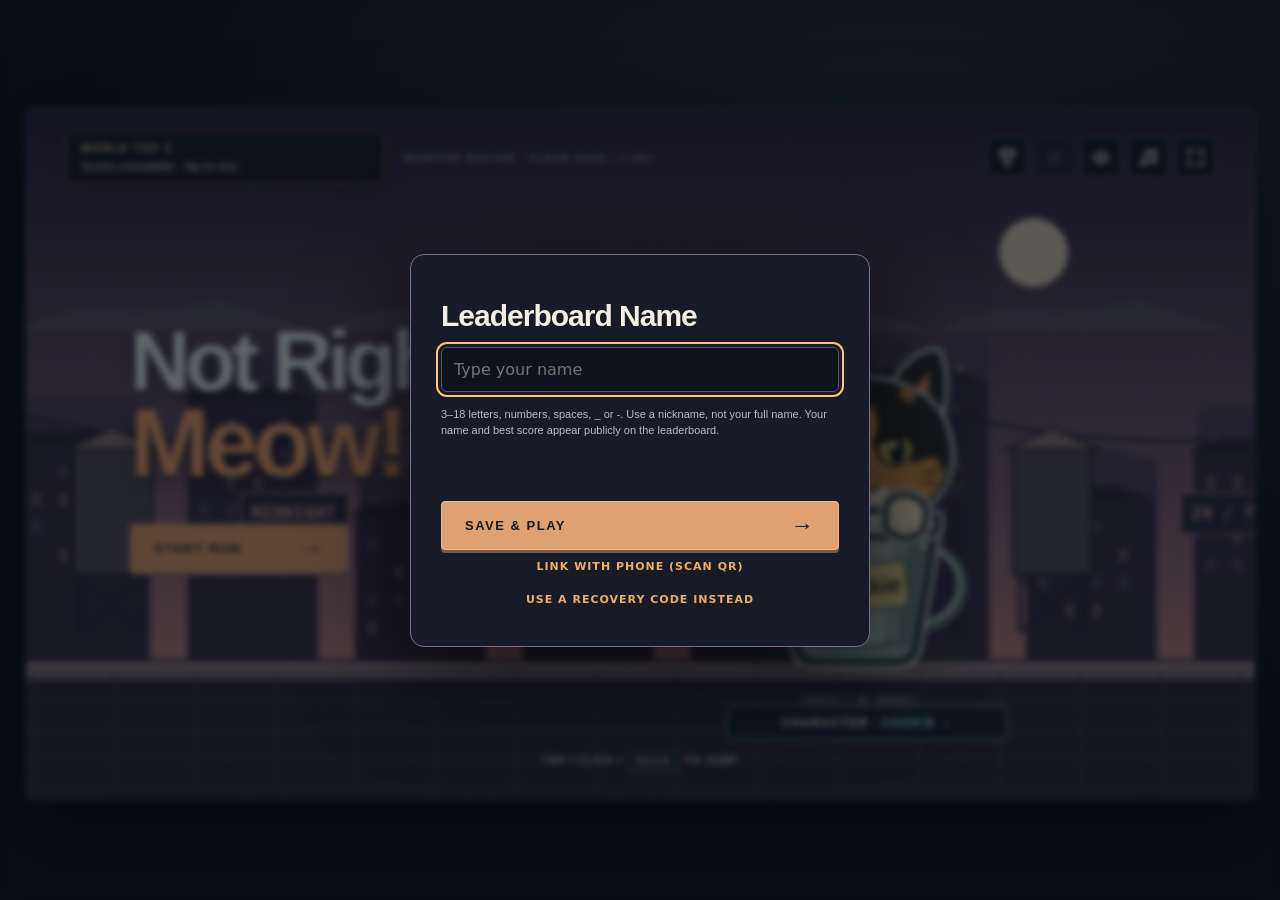
<file: index.html>
<!doctype html>
<html lang="en">
<head>
  <meta charset="utf-8">
  <meta name="viewport" content="width=device-width, initial-scale=1">
  <meta name="theme-color" content="#10151d">
  <meta name="description" content="Choose Cookie, Jim, or Bigfoot. A bucket, a wagon, or a wheeled recliner. Absolutely no brakes. A precision arcade runner: jump, fly, and freefall.">
  <title>Not Right Meow — After Hours</title>
  <link rel="icon" type="image/svg+xml" href="./assets/favicon.svg">
  <link rel="stylesheet" href="./style.css?v=bigfoot-1">
  <script defer src="./assets/seasonal.js"></script>
  <script defer src="./assets/art.js"></script>
  <script defer src="./assets/jim.js?v=jim-2"></script>
  <link rel="preload" as="image" href="./assets/bigfoot.png?v=bigfoot-untagged-1">
  <script defer src="./assets/bigfoot.js?v=bigfoot-untagged-1"></script>
  <script defer src="./src/core.js?v=close-call-1"></script>
  <script defer src="./src/audio.js?v=opening-track-1"></script>
  <script defer src="./src/renderer.js?v=front-wheels-1"></script>
  <script>window.NRM_ENABLE_CHARACTER_METADATA=true;</script>
  <script defer src="./src/leaderboard.js?v=bigfoot-sticker-1"></script>
  <script defer src="./assets/qrcode.js?v=qr-1"></script>
  <script defer src="./src/pairing-config.js?v=qr-1"></script>
  <script defer src="./src/pairing.js?v=qr-1"></script>
  <script defer src="./src/game.js?v=bigfoot-1"></script>
</head>
<body>
  <main id="app">
    <section id="stage" aria-label="Not Right Meow game">
      <canvas id="game" width="1280" height="720" tabindex="0" aria-label="Cat in a bucket runner. Space or click to jump; after 50 points, tap to fly. P to pause.">Your browser needs HTML5 Canvas to play.</canvas>
      <div class="topline">
        <button id="top-three" class="top-three" aria-label="Open world leaderboard"><span class="top-three-heading">WORLD TOP 3</span><span id="top-three-rows">Loading scores…</span></button>
        <div id="scoreboard" class="scoreboard"><div><span class="label">SCORE</span><strong id="score">0</strong></div><span class="score-divider"></span><div><span class="label">PERSONAL BEST</span><strong id="best">0</strong></div></div>
        <span id="place-label" class="place-label">DUSK RUN</span>
        <nav class="tools" aria-label="Game controls">
          <button id="leaderboard-open" class="tool" title="Online leaderboard" aria-label="Open leaderboard"><svg viewBox="0 0 24 24"><path d="M8 3h8v7a4 4 0 0 1-8 0zM8 5H4v3a4 4 0 0 0 4 4m8-7h4v3a4 4 0 0 1-4 4M12 14v6m-4 0h8"/></svg></button>
          <button id="pause" class="tool" title="Pause (P / Esc)" aria-label="Pause game" disabled><svg viewBox="0 0 24 24"><path d="M8 5v14M16 5v14"/></svg></button>
          <button id="sound" class="tool" title="Sound effects (M)" aria-label="Sound effects" aria-pressed="true"><svg viewBox="0 0 24 24"><path d="M4 9h4l5-4v14l-5-4H4zM17 8q6 4 0 8"/></svg><span class="off-slash"></span></button>
          <button id="music" class="tool" title="Background music" aria-label="Background music" aria-pressed="true"><svg viewBox="0 0 24 24"><path d="M9 17V6l11-2v11M9 8l11-2"/><ellipse cx="6" cy="18" rx="3" ry="2"/><ellipse cx="17" cy="16" rx="3" ry="2"/></svg><span class="off-slash"></span></button>
          <button id="fullscreen" class="tool" title="Fullscreen (F)" aria-label="Enter fullscreen"><svg viewBox="0 0 24 24"><path d="M9 4H4v5m11-5h5v5M4 15v5h5m11-5v5h-5"/></svg></button>
        </nav>
      </div>
      <div id="title-screen" class="screen title-screen">
        <div class="title-copy"><h1>Not Right<br><span>Meow<span class="title-dot">!</span></span></h1><button id="start" class="primary">START RUN <span aria-hidden="true">→</span></button></div>
        <button id="character-open" class="character-open">CHARACTER · <span id="character-name">COOKIE</span> <span aria-hidden="true">↔</span></button>
        <div class="intro-controls"><span>TAP / CLICK / <kbd>SPACE</kbd> TO JUMP</span></div>
      </div>
      <div id="pause-screen" class="screen modal-screen" hidden><div class="paper-card"><span class="eyebrow">RUN PAUSED</span><h2>Paused.</h2><p>Ready when you are.</p><button id="resume" class="primary">RESUME <span>→</span></button><div class="key-hint"><kbd>SPACE</kbd> or <kbd>P</kbd> to resume</div></div></div>
      <div id="over-screen" class="screen modal-screen" hidden><div class="paper-card"><span id="over-eyebrow" class="eyebrow">RUN ENDED</span><h2>Run over.</h2><p id="quip">The street is a long way down.</p><div class="results"><div><span class="label">YOUR SCORE</span><strong id="final-score">0</strong></div><div><span class="label">PERSONAL BEST</span><strong id="final-best">0</strong></div></div><p id="online-status" class="online-status" role="status"></p><div class="board-actions"><button id="leaderboard-over" class="text-button">LEADERBOARD ↗</button><button id="score-retry" class="text-button" hidden>RETRY POST</button></div><button id="character-over" class="text-button">CHANGE CHARACTER ↔</button><button id="restart" class="primary">ONE MORE TRY <span>↻</span></button><div class="key-hint">press <kbd>SPACE</kbd> to try again</div></div></div>
      <dialog id="character-dialog" aria-labelledby="character-title">
        <div class="board-heading"><div><h2 id="character-title">Choose your character.</h2></div><button id="character-close" class="tool" aria-label="Close character selection">✕</button></div>
        <div class="character-grid">
          <button class="character-card" data-character="cookie" aria-pressed="true"><canvas id="cookie-preview" width="360" height="290" aria-hidden="true"></canvas><strong>COOKIE</strong><span>uhL3x.R.tHEtREx.r</span><small class="selection-mark">SELECTED</small></button>
          <button class="character-card" data-character="jim" aria-pressed="false"><canvas id="jim-preview" width="360" height="290" aria-hidden="true"></canvas><strong>JIM</strong><span>Jim Stuffington. Discontinued. Still employed.</span><small class="selection-mark">SELECT</small></button>
          <button class="character-card" data-character="bigfoot" aria-pressed="false" disabled><canvas id="bigfoot-preview" width="360" height="290" aria-hidden="true"></canvas><strong>BIGFOOT</strong><span>Spotted in the wild. Mostly in the recliner.</span><small class="selection-mark">SELECT</small></button>
        </div>
        <p class="character-note">Same jumps. Same speed. Same chance at World Champion.</p>
        <button id="character-confirm" class="primary">PLAY AS COOKIE →</button>
      </dialog>
      <dialog id="welcome-dialog" aria-labelledby="welcome-title">
        
        <h2 id="welcome-title">Leaderboard Name</h2>
        <form id="welcome-profile">
          <label for="welcome-name" class="sr-only">Leaderboard Name</label>
          <div class="nickname-row"><input id="welcome-name" maxlength="18" minlength="3" required autocomplete="off" placeholder="Type your name" aria-describedby="welcome-note welcome-error"></div>
          <p id="welcome-note">3–18 letters, numbers, spaces, _ or -. Use a nickname, not your full name. Your name and best score appear publicly on the leaderboard.</p>
          <p id="welcome-error" role="status"></p>
          <button class="primary" type="submit">SAVE &amp; PLAY <span aria-hidden="true">→</span></button>
        </form>
        <button id="welcome-qr" class="text-button" type="button">LINK WITH PHONE (SCAN QR)</button>
        <button id="welcome-import" class="text-button" type="button">USE A RECOVERY CODE INSTEAD</button>
      </dialog>
      <dialog id="leaderboard-dialog" aria-labelledby="leaderboard-title">
        <div class="board-heading"><div><h2 id="leaderboard-title">World Champion</h2></div><button id="leaderboard-close" class="tool" aria-label="Close leaderboard">✕</button></div>
        <div class="board-summary"><strong id="leaderboard-me">Your first posted score earns your place.</strong><button id="leaderboard-refresh" class="text-button">REFRESH ↻</button></div>
        <p id="leaderboard-message" role="status" aria-live="polite">Loading scores…</p>
        <div class="board-scroll"><table><thead><tr><th scope="col">RANK</th><th scope="col">PLAYER</th><th scope="col">BEST</th></tr></thead><tbody id="leaderboard-rows"></tbody></table></div>
        <form id="leaderboard-profile"><label for="nickname">YOUR NICKNAME</label><div class="nickname-row"><input id="nickname" name="nickname" maxlength="18" autocomplete="off" placeholder="e.g. CookieCrew" aria-describedby="nickname-note"><button class="primary" type="submit">SAVE</button></div><p id="nickname-note">Your name and best score are posted automatically to the public leaderboard. Use 3–18 letters, numbers, spaces, _ or -. Change your nickname here; it is sent to the leaderboard when you start your next run. Linked devices then see the updated name. Your nickname and best score can follow you between devices using your private recovery code. Keep the code secret.</p></form>
        <button id="leaderboard-qr" class="text-button" type="button">QUICK LINK WITH PHONE (QR)</button>
        <button id="leaderboard-recovery" class="text-button" type="button">LINK DEVICES / RECOVERY CODE</button>
      </dialog>
      <dialog id="recovery-dialog" aria-labelledby="recovery-title">
        <div class="board-heading"><h2 id="recovery-title">Link your devices.</h2><button id="recovery-close" class="tool" type="button" aria-label="Close recovery code">✕</button></div>
        <div id="recovery-export">
          <p>Copy this code on your current device, then paste it on your other device. Both devices will use the same leaderboard entry and best score.</p>
          <label for="recovery-code">YOUR PRIVATE RECOVERY CODE</label>
          <textarea id="recovery-code" rows="3" readonly spellcheck="false" autocomplete="off" aria-label="Your private recovery code"></textarea>
          <button id="recovery-copy" class="primary" type="button">COPY MY CODE</button>
          <button id="recovery-show-qr" class="text-button" type="button">SHOW RECOVERY CODE AS QR</button>
          <img id="recovery-qr" alt="QR containing your private recovery code" hidden>
          <p id="recovery-qr-note" hidden>Private: anyone who scans this can use your player identity. Do not share pictures of it.</p>
        </div>
        <form id="recovery-import">
          <label for="recovery-entry">HAVE A CODE FROM ANOTHER DEVICE?</label>
          <textarea id="recovery-entry" rows="3" spellcheck="false" autocomplete="off" autocapitalize="off" placeholder="Paste your recovery code here" required></textarea>
          <button class="primary" type="submit">LINK THIS DEVICE</button>
        </form>
        <p id="recovery-status" role="status" aria-live="polite"></p>
        <p class="recovery-warning">Anyone with your code can use your player identity and submit scores. Keep it private. Linking replaces this device's current leaderboard identity; it does not merge old accounts.</p>
      </dialog>

      <dialog id="pair-pc-dialog" aria-labelledby="pair-pc-title">
        <div class="board-heading"><h2 id="pair-pc-title">Link your PC with your phone.</h2><button id="pair-pc-close" class="tool" type="button" aria-label="Close QR link">✕</button></div>
        <p>Scan this QR code with your iPhone camera. Open the game link, then tap <strong>Approve PC</strong> on your phone. Your existing player name and online best will appear here.</p>
        <img id="pair-qr" alt="Scan this QR with your phone to link this PC" hidden>
        <p id="pair-pc-status" role="status" aria-live="polite">Preparing link…</p>
        <label for="pair-url">If the camera cannot scan it, you can open this one-time link on your phone:</label>
        <textarea id="pair-url" rows="3" readonly aria-label="One-time device linking URL"></textarea>
        <p class="pair-note">This QR expires after two minutes and works once. You can still use your recovery code as a backup.</p>
      </dialog>
      <dialog id="pair-phone-dialog" aria-labelledby="pair-phone-title">
        <div class="board-heading"><h2 id="pair-phone-title">Approve device link?</h2><button id="pair-phone-close" class="tool" type="button" aria-label="Close device approval">✕</button></div>
        <p id="pair-phone-user"></p>
        <p id="pair-phone-status" role="status" aria-live="polite"></p>
        <button id="pair-phone-approve" class="primary" type="button">APPROVE PC</button>
        <p class="pair-note">Only approve your own PC. Approval shares access to your leaderboard identity with that device; you can use both devices afterward.</p>
      </dialog>
      <div id="fall-controls" hidden aria-label="Freefall steering"><button id="slide-left" aria-label="Hold to slide left"><span aria-hidden="true">←</span><small>HOLD LEFT</small></button><button id="slide-right" aria-label="Hold to slide right"><span aria-hidden="true">→</span><small>HOLD RIGHT</small></button></div>
      <div id="run-tip" class="run-tip" hidden><kbd>SPACE</kbd> jump near the edge · Land before jumping again.</div>
      <div id="pace-hud" class="pace-hud" hidden><span id="pace-label">WARMUP</span><span class="pace-track"><span id="pace-fill"></span></span><time id="run-clock">0:00</time></div>
      <div id="toast" role="status" aria-live="polite"></div>
    </section>
    <p id="accessibility-status" class="sr-only" aria-live="polite"></p>
  </main>
</body>
</html>
</file>
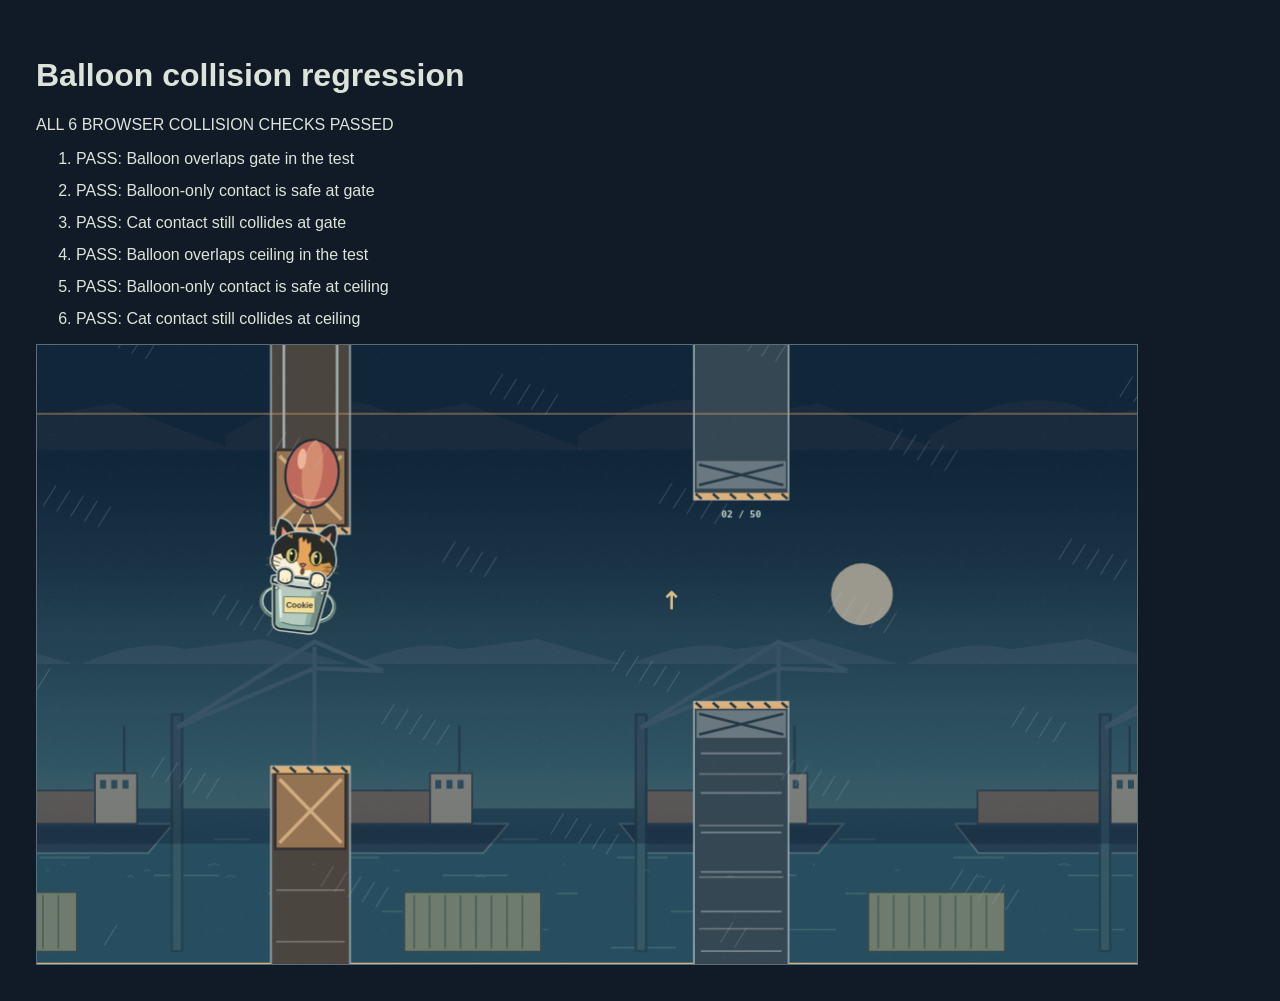
<file: balloon-check.html>
<!doctype html><html lang="en"><meta charset="utf-8"><title>Not Right Meow — Balloon Collision Check</title><style>body{background:#111b27;color:#dce4da;font:16px Arial;padding:28px}li{margin:14px 0}canvas{display:block;width:min(100%,1100px);aspect-ratio:16/9;border:1px solid #5b6d75}</style><h1>Balloon collision regression</h1><p id="result">Running…</p><ol id="checks"></ol><canvas id="scene"></canvas><script src="./assets/seasonal.js"></script><script src="./assets/art.js"></script><script src="./src/core.js"></script><script src="./src/renderer.js"></script><script src="./tests/pilot.js"></script><script>
const check=(v,t)=>{const li=document.createElement('li');li.textContent=(v?'PASS: ':'FAIL: ')+t;document.getElementById('checks').append(li);if(!v)throw Error(t);};
try{for(const location of ['gate','ceiling']){
 const g=new NRM.Game(NRM.rng(17));g.start();for(let n=0;n<16000&&g.mode!=='flying';n++){NRMTest.pilot(g);g.update(NRM.C.step);g.drainEvents();}
 const o=g.gates[0];o.x=275;g.vy=0;const edge=location==='gate'?o.high:g.flightBase+NRM.FLIGHT.ceiling;if(location==='ceiling')g.gates=[];
 g.y=edge-NRM.FLIGHT.bodyHeight-5;check(g.y+210>edge,'Balloon overlaps '+location+' in the test');g.update(NRM.C.step);check(g.phase==='playing','Balloon-only contact is safe at '+location);
 if(location==='gate'){const r=new Renderer(document.getElementById('scene'));r.time=g.elapsed;r.camera=g.surfaceY-100;r.draw(g,0);}
 g.y=edge-NRM.FLIGHT.bodyHeight+5;g.vy=0;g.update(NRM.C.step);check(g.phase==='dying','Cat contact still collides at '+location);
}document.getElementById('result').textContent='ALL 6 BROWSER COLLISION CHECKS PASSED';}catch(e){document.getElementById('result').textContent='FAILED: '+e.message;}
</script></html>
</file>
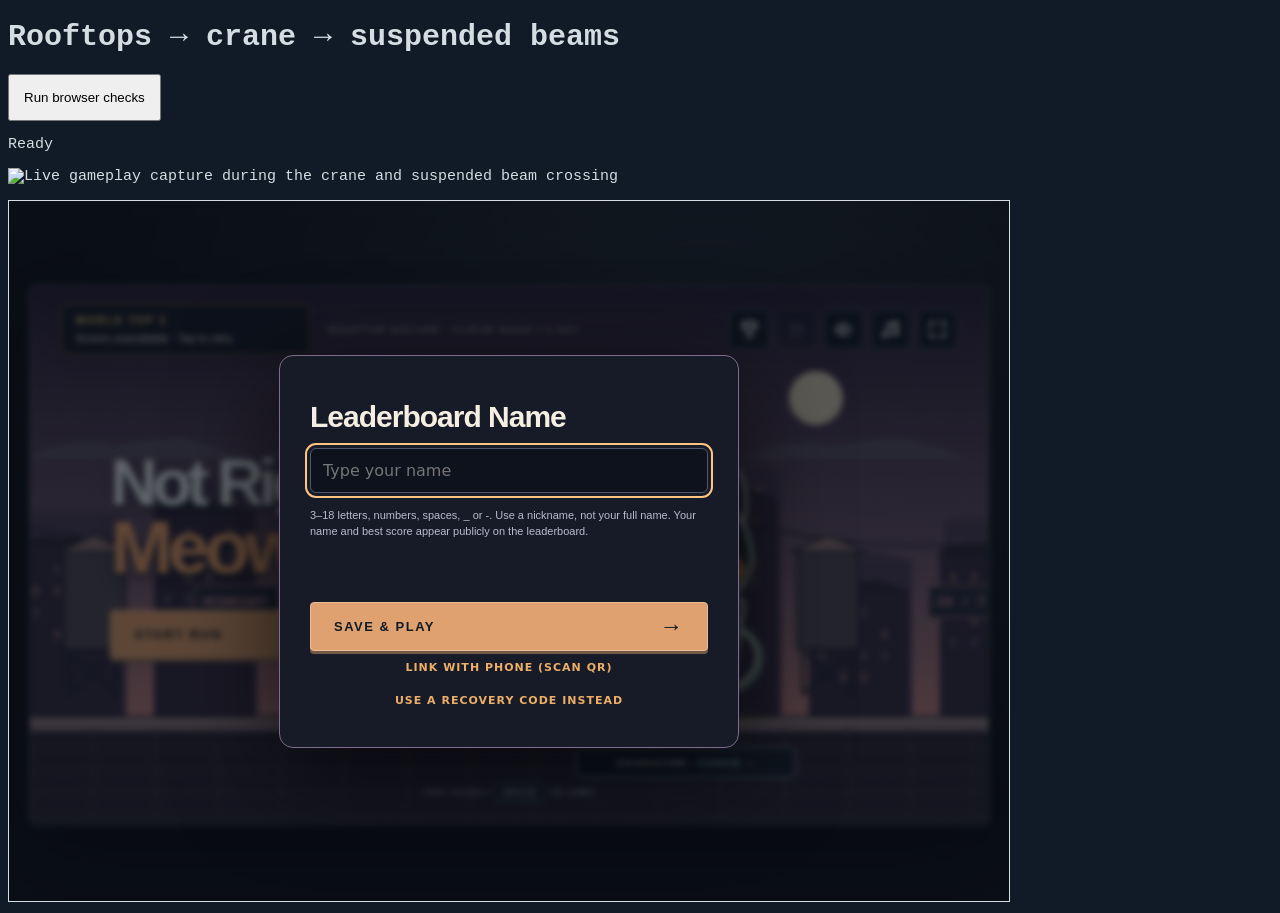
<file: browser-check.html>
<!doctype html><html><meta charset="utf-8"><title>Rooftop route gameplay QA</title><style>body{font:15px monospace;background:#111b27;color:#d3dde2}button{padding:14px}iframe{display:block;width:1000px;height:700px;border:1px solid;margin-top:15px}li{margin:7px}img{width:1000px;max-width:100%}</style><h1>Rooftops → crane → suspended beams</h1><button id="run">Run browser checks</button><p id="result">Ready</p><ol id="checks"></ol><img id="capture" alt="Live gameplay capture during the crane and suspended beam crossing"><iframe id="play" src="./index.html?qa=1"></iframe><script>
const f=document.getElementById('play'),out=document.getElementById('checks'),result=document.getElementById('result');
const wait=ms=>new Promise(r=>setTimeout(r,ms)),state=()=>f.contentWindow.NotRightMeow.snapshot(),key=(code,repeat=false)=>f.contentDocument.dispatchEvent(new KeyboardEvent('keydown',{code,bubbles:true,repeat}));
const check=(value,label)=>{const li=document.createElement('li');li.textContent=(value?'PASS: ':'FAIL: ')+label;out.append(li);if(!value)throw Error(label);};
const until=async(fn,ms=45000)=>{const end=performance.now()+ms;while(!fn()){if(performance.now()>end)throw Error('Timed out');await wait(10);}};
document.getElementById('run').onclick=async()=>{out.innerHTML='';result.textContent='Running';try{
 f.contentDocument.getElementById('start').click();if(!state().audio.music)f.contentDocument.getElementById('music').click();check(state().phase==='playing'&&state().y===180,'Start on the roof, above the street');
 key('Space');await until(()=>state().y>180);check(!state().grounded,'Space launches a roof jump');
 key('KeyP');const freeze=()=>JSON.stringify([state().y,state().score,state().platforms,state().speed]);const before=freeze();await wait(200);check(before===freeze(),'Pause freezes movement and architecture');
 key('Space');check(state().phase==='playing','Space resumes');await until(()=>state().grounded);check(state().y===180,'Automatically land back on the roof');key('Space',true);check(state().grounded,'Held key repeat does not jump');
 const surfaces=new Set(),chapters=new Set();let captured=false,sawLandingRing=false;
 const capture=()=>{const s=state();if(!captured&&s.score>=2&&s.score<4){document.getElementById('capture').src=f.contentDocument.getElementById('game').toDataURL('image/png');captured=true;}if(!captured&&s.phase==='playing')requestAnimationFrame(capture);};requestAnimationFrame(capture);
 const pilot=()=>{const s=state();sawLandingRing=sawLandingRing||s.landingRings>0;chapters.add(s.chapterId);if(s.grounded){const p=s.platforms.find(p=>Math.abs(p.h-s.y)<.01&&p.x<318&&p.x+p.w>282);if(p){surfaces.add(p.kind);if(p.x+p.w-300<=(p.kind==='crate_stack'?18:26))key('Space');}}};f.contentDocument.addEventListener('nrm-before-step',pilot);
 await until(()=>{const s=state();if(s.phase!=='playing')throw Error('Crossing failed at '+s.score);return s.elapsed>=21&&s.grounded;},180000);f.contentDocument.removeEventListener('nrm-before-step',pilot);
 check(surfaces.has('roof'),'Cross multiple building roofs');check(surfaces.has('crate_stack'),'Land on narrow staggered crate caps');check(surfaces.has('crane'),'Land on crane deck');check(surfaces.has('beam'),'Land on crane-suspended beams');check(chapters.size>=2,'Enter a different traversal chapter');check(state().score>=13,'Score distinct successful landings');check(sawLandingRing,'Landing impact rings activate');check(state().pace>=1&&f.contentDocument.getElementById('pace-label').textContent==='MOMENTUM','Pace stage advances during the live run');check(f.contentDocument.getElementById('run-clock').textContent!=='0:00','Visible run timer advances');
 const beat=state().audio.beat;await wait(350);check(state().audio.beat>beat,'Electronic music scheduler runs');key('KeyP');const a=state().audio;f.contentDocument.getElementById('sound').click();f.contentDocument.getElementById('music').click();check(state().audio.sfx!==a.sfx&&state().audio.music!==a.music,'Independent sound and music toggles');check(state().audio.state==='running','Web Audio unlocked');
 f.contentDocument.getElementById('resume').click();await until(()=>state().phase==='gameover');const score=state().score;await wait(150);check(state().score===score,'Missed landing ends run and freezes score');key('Space');check(state().phase==='playing'&&state().score===0,'Space restarts rooftop course');key('KeyP');const best=state().best;f.contentWindow.location.reload();await wait(500);await until(()=>f.contentWindow.NotRightMeow&&state().phase==='title');check(state().best===best&&best>=13,'Skyline personal best survives reload');
 f.style.width='640px';await wait(200);check(f.contentDocument.getElementById('game').width>0&&f.contentDocument.documentElement.scrollWidth<=640,'Desktop resize has no overflow');f.style.width='1000px';result.textContent='ALL 22 BROWSER CHECKS PASSED';
}catch(e){result.textContent='FAILED: '+e.message;}};
</script></html>
</file>
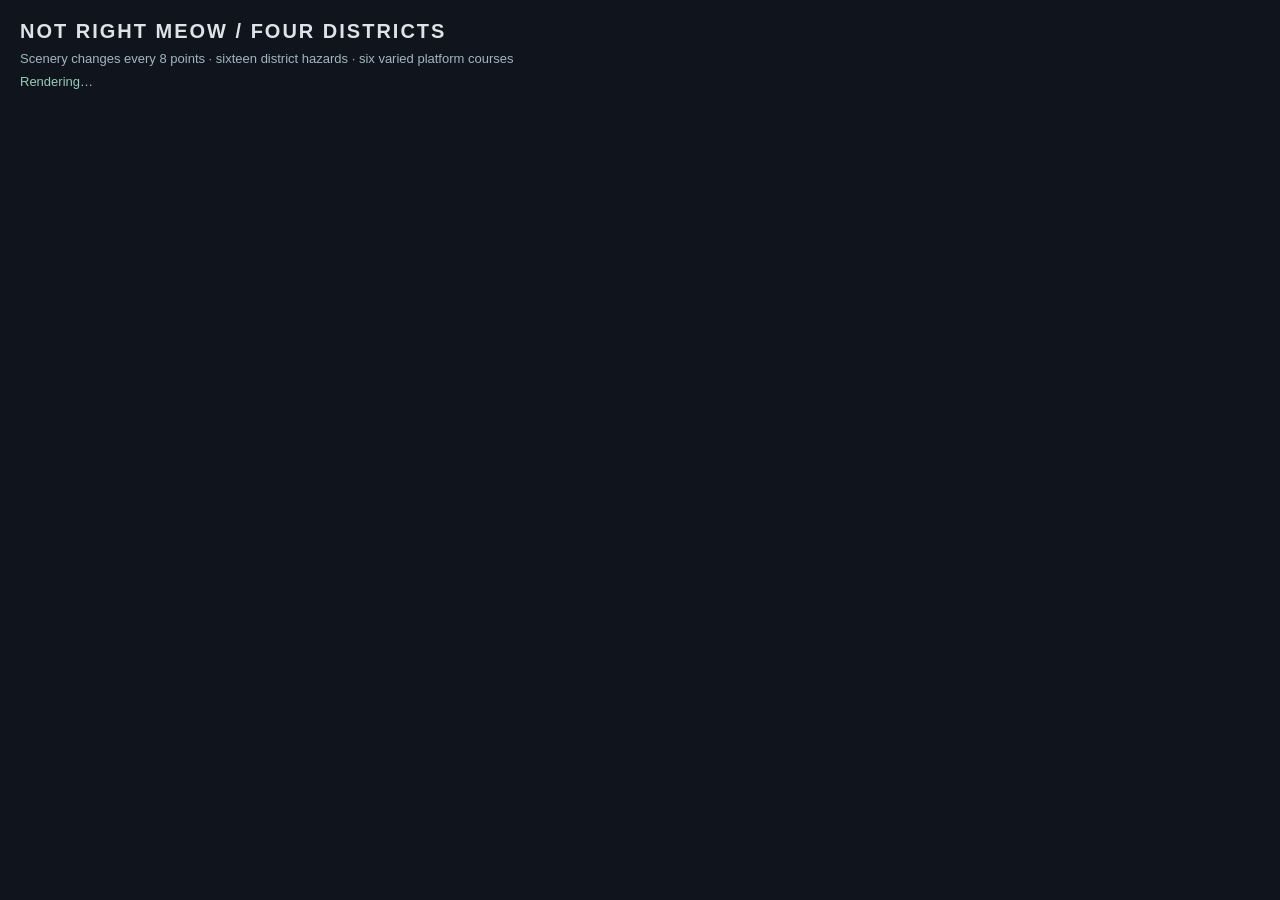
<file: district-check.html>
<!doctype html><html lang="en"><meta charset="utf-8"><meta name="viewport" content="width=device-width"><title>Not Right Meow — four districts</title><style>*{box-sizing:border-box}body{margin:0;padding:20px;background:#10151d;color:#dce4e7;font:13px Arial}h1{font-size:20px;letter-spacing:2px;margin:0 0 7px}p{color:#a2b6c0;margin:8px 0}main{display:grid;grid-template-columns:1fr 1fr;gap:14px;max-width:1200px}section{background:#182331;border:1px solid #435969;border-radius:6px;overflow:hidden}h2{font-size:12px;letter-spacing:2px;margin:10px 14px;color:#e3b185}canvas{display:block;width:100%;aspect-ratio:16/9}section p{padding:0 14px;font-size:11px}#result{color:#96cbbb}</style><h1>NOT RIGHT MEOW / FOUR DISTRICTS</h1><p>Scenery changes every 8 points · sixteen district hazards · six varied platform courses</p><p id="result">Rendering…</p><main id="scenes"></main><script src="./assets/seasonal.js"></script><script src="./assets/art.js"></script><script src="./src/core.js"></script><script src="./src/renderer.js"></script><script>
const fixtures=[];
for(let biome=0;biome<4;biome++){
 const section=document.createElement('section'),heading=document.createElement('h2'),canvas=document.createElement('canvas'),caption=document.createElement('p');heading.textContent=NRM.BIOMES[biome];caption.textContent=NRM.TYPES.filter(o=>o.biome===biome).map(o=>o.name).join(' · ');section.append(heading,canvas,caption);document.getElementById('scenes').append(section);
 const game=new NRM.Game(NRM.rng(2));game.start();game.biome=biome;game.score=biome*8;game.y=64;game.grounded=true;game.distance=biome*1257;game.obstacles=NRM.TYPES.filter(o=>o.biome===biome).map((o,i)=>({...o,x:540+i*178,variant:.3}));game.platforms=[{x:190,w:260,h:64,biome}];const renderer=new Renderer(canvas);renderer.time=5;renderer.draw(game,0);if(renderer.scene!==biome)throw Error('Wrong district');fixtures.push({game,renderer});
}
const {game,renderer}=fixtures[0];game.biome=1;renderer.draw(game,.4);if(renderer.scene!==1||renderer.sceneBlend>=1)throw Error('Missing transition');game.pause();let before=renderer.sceneBlend;renderer.draw(game,.5);if(before!==renderer.sceneBlend)throw Error('Transition ignored pause');game.resume();renderer.draw(game,2);if(renderer.sceneBlend!==1)throw Error('Transition did not finish');game.biome=0;renderer.scene=0;renderer.fromScene=0;renderer.sceneBlend=1;renderer.draw(game,0);
document.getElementById('result').textContent='PASS — all 16 hazards render; district crossfade completes and freezes while paused. Preview scenes use the actual game renderer.';
</script></html>
</file>
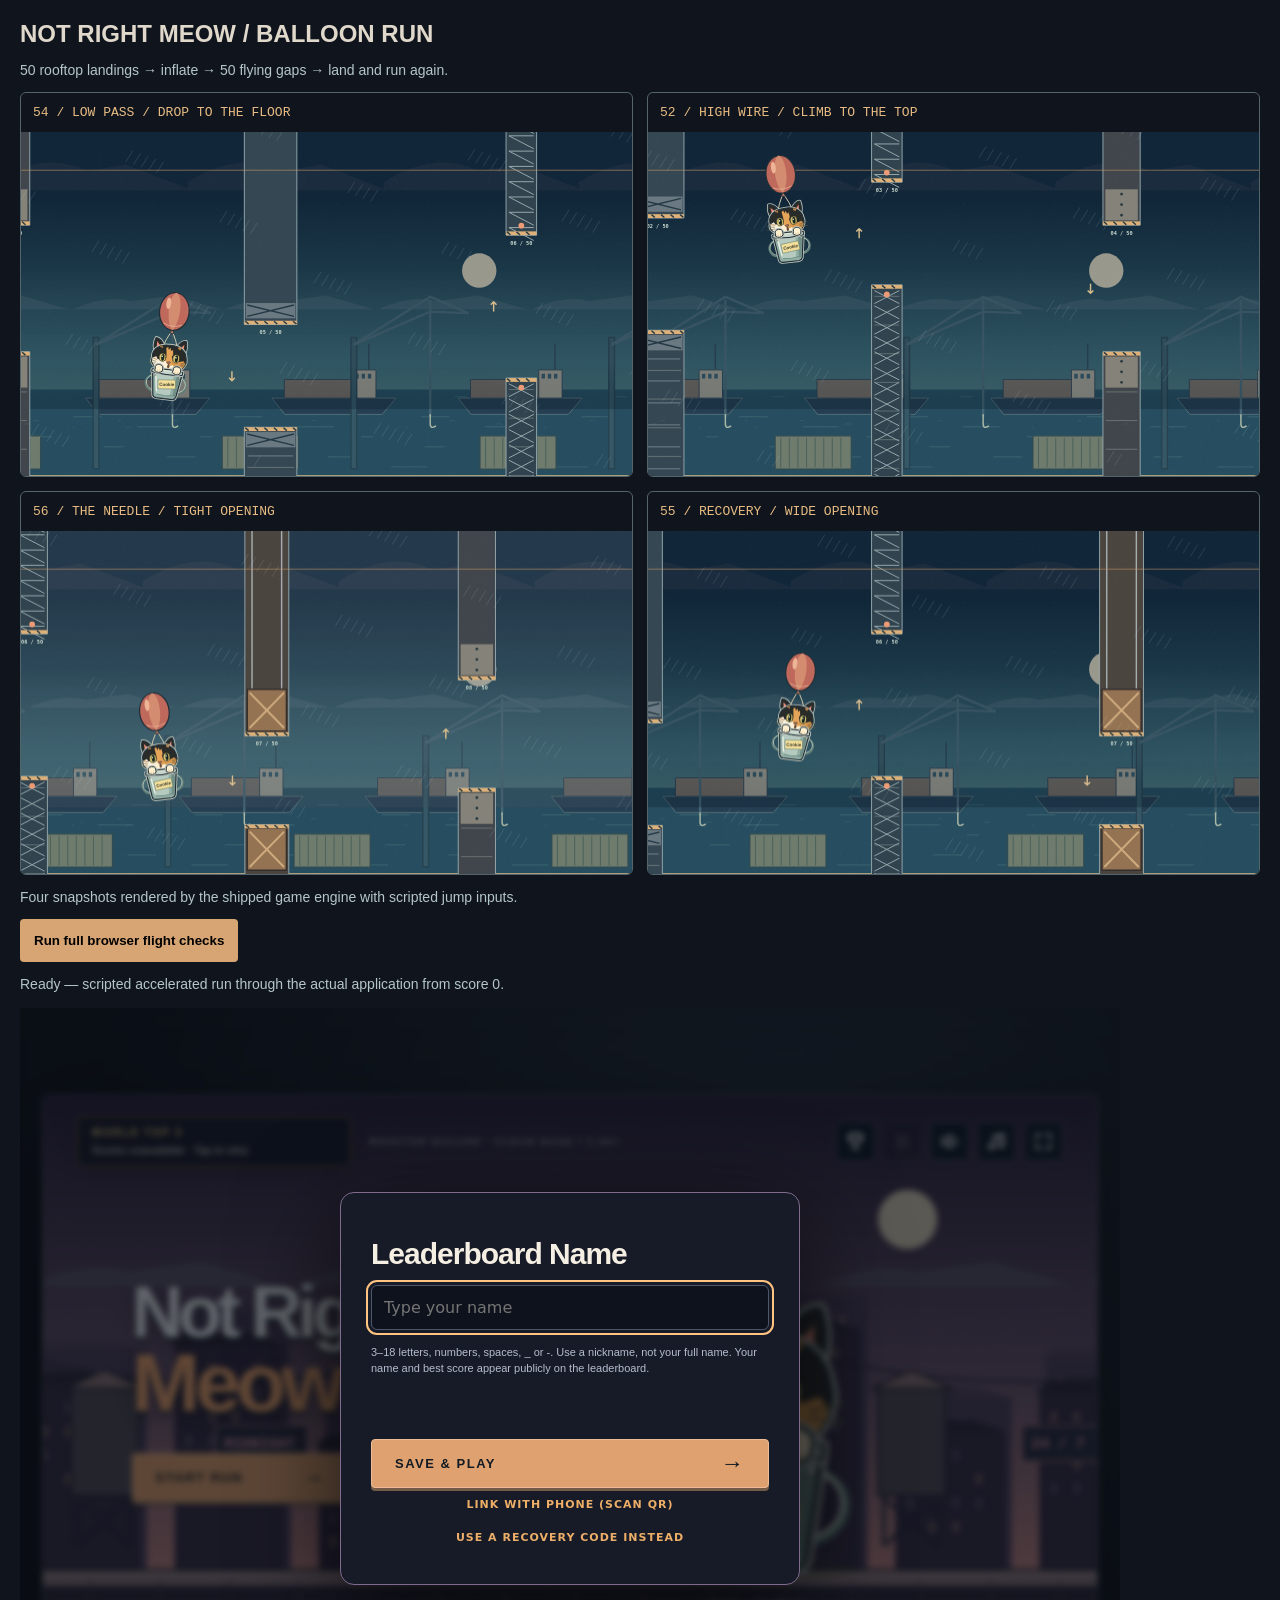
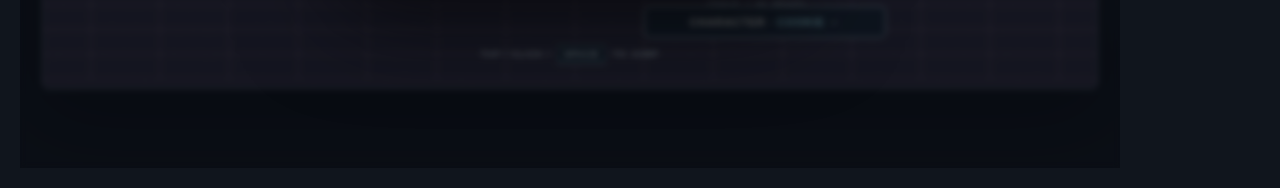
<file: flight-check.html>
<!doctype html><html lang="en"><meta charset="utf-8"><title>Not Right Meow — Balloon Flight QA</title><style>*{box-sizing:border-box}body{margin:0;padding:20px;background:#10151d;color:#e0d9cb;font:14px Arial}h1{font-size:24px;margin:0 0 8px}p{color:#b4c6c8}main{display:grid;grid-template-columns:1fr 1fr;gap:14px;max-width:1280px}section{border:1px solid #53646b;border-radius:6px;overflow:hidden}h2{font:13px monospace;margin:12px;color:#e8bc83}canvas{display:block;width:100%;aspect-ratio:16/9}button{padding:14px;background:#d7a574;border:0;border-radius:4px;font-weight:bold;cursor:pointer}iframe{display:block;width:1100px;max-width:100%;height:760px;border:0;margin-top:16px}li{margin:6px}</style><h1>NOT RIGHT MEOW / BALLOON RUN</h1><p>50 rooftop landings → inflate → 50 flying gaps → land and run again.</p><main id="scenes"></main><p id="visual-result">Rendering…</p><button id="run">Run full browser flight checks</button><p id="result">Ready — scripted accelerated run through the actual application from score 0.</p><ol id="checks"></ol><iframe id="play" title="Actual playable game under test" src="./index.html?qa=1&amp;fast=1"></iframe><script src="./assets/seasonal.js"></script><script src="./assets/art.js"></script><script src="./src/core.js"></script><script src="./src/renderer.js"></script><script src="./tests/pilot.js"></script><script>
for(const [label,pick] of [
 ['LOW PASS / DROP TO THE FLOOR',o=>o.low-o.base<30],
 ['HIGH WIRE / CLIMB TO THE TOP',o=>o.low-o.base>315],
 ['THE NEEDLE / TIGHT OPENING',o=>o.high-o.low<=190],
 ['RECOVERY / WIDE OPENING',o=>o.high-o.low>=290]
]){
 const section=document.createElement('section'),h=document.createElement('h2'),canvas=document.createElement('canvas');section.append(h,canvas);document.getElementById('scenes').append(section);
 const g=new NRM.Game(NRM.rng(17));g.start();let found=false;
 for(let n=0;n<60000;n++){NRMTest.pilot(g);g.update(NRM.C.step);g.drainEvents();if(g.phase!=='playing')throw Error('Visual route failed '+g.score);const o=g.gates.find(o=>!o.scored);if(g.mode==='flying'&&o&&o.x<470&&o.x>420&&pick({...o,base:g.flightBase})){found=true;break;}}
 if(!found)throw Error('Missing visual '+label);h.textContent=g.score+' / '+label;
 const r=new Renderer(canvas);r.time=g.elapsed;r.camera=g.surfaceY-100;r.draw(g,0);
}
document.getElementById('visual-result').textContent='Four snapshots rendered by the shipped game engine with scripted jump inputs.';
const f=document.getElementById('play'),result=document.getElementById('result'),out=document.getElementById('checks'),wait=ms=>new Promise(r=>setTimeout(r,ms));
const state=()=>f.contentWindow.NotRightMeow.snapshot(),key=(code,repeat=false)=>f.contentDocument.dispatchEvent(new KeyboardEvent('keydown',{code,bubbles:true,repeat}));
function check(value,label){const li=document.createElement('li');li.textContent=(value?'PASS: ':'FAIL: ')+label;out.append(li);if(!value)throw Error(label);}
async function until(fn,timeout=240000){const end=performance.now()+timeout;while(!fn()){if(performance.now()>end)throw Error('Timed out');await wait(20);}}
document.getElementById('run').onclick=async()=>{out.innerHTML='';result.textContent='Running from score 0…';let pilot;try{
 await until(()=>f.contentWindow.NotRightMeow);f.contentDocument.getElementById('start').click();
 let sawLaunch=false,sawAir=false,probing=false,returnState=null;const kinds=new Set(),route=new Map();
 pilot=()=>{const s=state();if(s.mode==='running'&&s.score===100&&!returnState)returnState=s;if(s.mode==='launch')sawLaunch=true;if(s.mode==='flying'){sawAir=true;for(const o of s.gates){kinds.add(o.kind);route.set(o.index,{...o,relativeLow:o.low-s.flightBase});}}if(!probing&&NRMTest.wantsJump(s))key('Space');result.textContent='Running · score '+s.score+' · '+s.mode;};
 f.contentDocument.addEventListener('nrm-before-step',pilot);
 await until(()=>{if(state().phase!=='playing')throw Error('Died before flight at '+state().score);return state().mode==='flying';});
 check(sawLaunch&&state().score===50,'50th landing inflates the balloon and changes to flight');check(state().balloon===1&&!state().grounded,'Balloon fully inflated; Cookie is airborne');
 key('KeyP');const frozen=JSON.stringify([state().y,state().gates,state().elapsed,state().balloon]);await wait(180);check(frozen===JSON.stringify([state().y,state().gates,state().elapsed,state().balloon]),'Pause freezes flight, balloon and gates');key('Space');check(state().phase==='playing','Space resumes flight');
 probing=true;const probeStart=state().modeTime;let probeDone=false,probeError;
 const probe=()=>{if(state().modeTime-probeStart<.15)return;f.contentDocument.removeEventListener('nrm-before-step',probe);try{key('Space');check(state().vy===NRM.FLIGHT.lift,'Space provides lift while airborne');const v=state().vy;key('Space',true);check(state().vy===v,'Held-key repeat adds no lift');}catch(e){probeError=e;}probing=false;probeDone=true;};
 f.contentDocument.addEventListener('nrm-before-step',probe);await until(()=>probeDone);if(probeError)throw probeError;
 check(f.contentDocument.getElementById('run-tip').textContent.includes('Tap to lift'),'Flight control hint replaces rooftop instructions');
 await until(()=>{if(state().phase!=='playing')throw Error('Flight failed at '+state().score);return state().mode==='landing';});
 check(state().score===100&&state().flightPassed===50,'Exactly 50 cleared air gaps add 50 points');check(kinds.size===4,'Bridge, cargo, antenna and steel hazards appear');
 const air=[...route.values()];
 check(air.some(o=>o.relativeLow<30)&&air.some(o=>o.relativeLow>315),'Openings reach both the bottom and top of the airspace');
 check(air.some(o=>o.high-o.low<=190)&&air.some(o=>o.high-o.low>=290),'Tight passages alternate with wider recovery openings');
 check(air.filter(o=>o.direction==='CLIMB').length>=8&&air.filter(o=>o.direction==='DROP').length>=8,'Repeated climbs and drops demand direction changes');
 check(air.some(o=>o.transferSeconds<1)&&air.some(o=>o.transferSeconds>1.8),'Horizontal spacing varies with the required maneuver');
 await until(()=>returnState!==null);check(returnState.score===100&&returnState.grounded&&returnState.balloon===0,'Automatic landing returns to rooftop controls without extra score');
 await until(()=>state().score>=103);check(state().phase==='playing','Rooftop jumps work after the flight section');
 f.contentDocument.removeEventListener('nrm-before-step',pilot);key('KeyP');const best=state().best;check(best>=103,'Combined run score updates personal best');key('Space');await until(()=>state().phase==='gameover');key('Space');check(state().mode==='running'&&state().score===0&&state().balloon===0,'Restart clears flight state and starts on a roof');key('KeyP');result.textContent='ALL 17 FLIGHT BROWSER CHECKS PASSED';
 }catch(e){if(pilot)f.contentDocument.removeEventListener('nrm-before-step',pilot);result.textContent='FAILED: '+e.message;}};
</script></html>
</file>
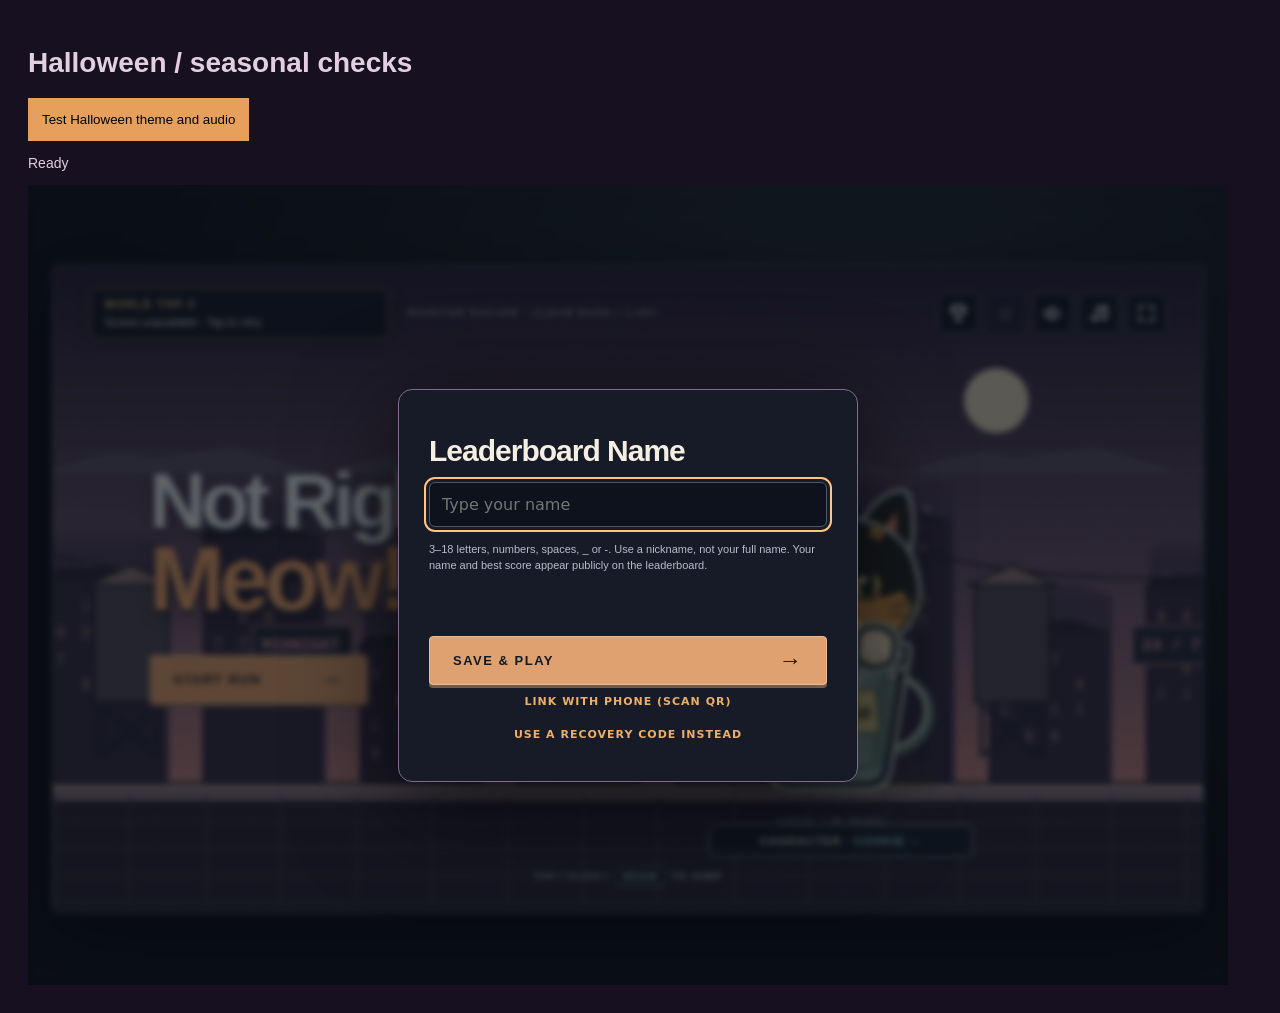
<file: halloween-check.html>
<!doctype html><html lang="en"><meta charset="utf-8"><title>Halloween theme checks</title><style>body{background:#171020;color:#e2cfdf;font:14px Arial;padding:20px}button{padding:14px;background:#e6a05b;border:0}iframe{display:block;width:1200px;max-width:100%;height:800px;border:0}li{margin:8px}</style><h1>Halloween / seasonal checks</h1><button id="run">Test Halloween theme and audio</button><p id="result">Ready</p><ol id="checks"></ol><iframe id="play" src="./index.html?qa=1" title="Actual Halloween game"></iframe><script src="./tests/pilot.js"></script><script>
const f=document.getElementById('play'),out=document.getElementById('checks'),result=document.getElementById('result'),wait=ms=>new Promise(r=>setTimeout(r,ms));
const state=()=>f.contentWindow.NotRightMeow.snapshot(),key=code=>f.contentDocument.dispatchEvent(new KeyboardEvent('keydown',{code,bubbles:true}));
const check=(ok,label)=>{const li=document.createElement('li');li.textContent=(ok?'PASS: ':'FAIL: ')+label;out.append(li);if(!ok)throw Error(label);};
async function until(fn){let start=performance.now();while(!fn()){if(performance.now()-start>45000)throw Error('Timeout');await wait(20);}}
document.getElementById('run').onclick=async()=>{out.innerHTML='';let pilot;try{
 await until(()=>f.contentWindow.NotRightMeow);check(f.contentDocument.documentElement.classList.contains('halloween'),'Seasonal title and styling active');
 check(f.contentDocument.querySelector('.title-copy .eyebrow').textContent.includes('HALLOWEEN'),'Halloween start page copy');
 const is=f.contentWindow.Halloween.isActive;check(is(new Date(2026,9,31,23,59))&&is(new Date(2026,10,1))&&!is(new Date(2026,10,2))&&!is(new Date(2026,8,30)),'Holiday date boundaries and automatic November 2 return');
 f.contentDocument.getElementById('start').click();if(!state().audio.music)f.contentDocument.getElementById('music').click();
 pilot=()=>{if(NRMTest.wantsJump(state()))key('Space');};f.contentDocument.addEventListener('nrm-before-step',pilot);
 await until(()=>{if(state().phase!=='playing')throw Error('Run ended at '+state().score);return state().audio.beat>=65&&state().score>=6;});check(state().audio.state==='running'&&state().audio.theme==='halloween'&&state().audio.musicVoices>0,'Original spooky soundtrack unlocks and plays a complete phrase');
 check(state().phase==='playing'&&state().score>5,'Halloween scene remains playable with rooftop jumps');
 key('KeyP');const before=JSON.stringify([state().elapsed,state().y,state().audio.beat]);await wait(150);check(before===JSON.stringify([state().elapsed,state().y,state().audio.beat])&&state().audio.musicVoices===0,'Pause freezes gameplay and stops all music voices');
 key('Space');await until(()=>state().audio.musicVoices>0);check(state().phase==='playing','Resume restarts spooky soundtrack');
 f.contentDocument.getElementById('music').click();await wait(120);check(!state().audio.music&&state().audio.musicVoices===0,'Music toggle silences seasonal music');
 f.contentDocument.getElementById('music').click();await until(()=>state().audio.musicVoices>0);check(state().audio.music,'Music toggle restores seasonal music');key('KeyP');
 f.style.width='640px';await wait(200);check(f.contentDocument.documentElement.scrollWidth<=640,'Halloween layout fits 640 px');f.style.width='1200px';await wait(150);check(f.contentDocument.documentElement.scrollWidth<=1200,'Halloween layout fits 1200 px');
 result.textContent='ALL 11 HALLOWEEN CHECKS PASSED';
 }catch(e){result.textContent='FAILED: '+e.message;}finally{if(pilot)f.contentDocument.removeEventListener('nrm-before-step',pilot);}};
</script></html>
</file>
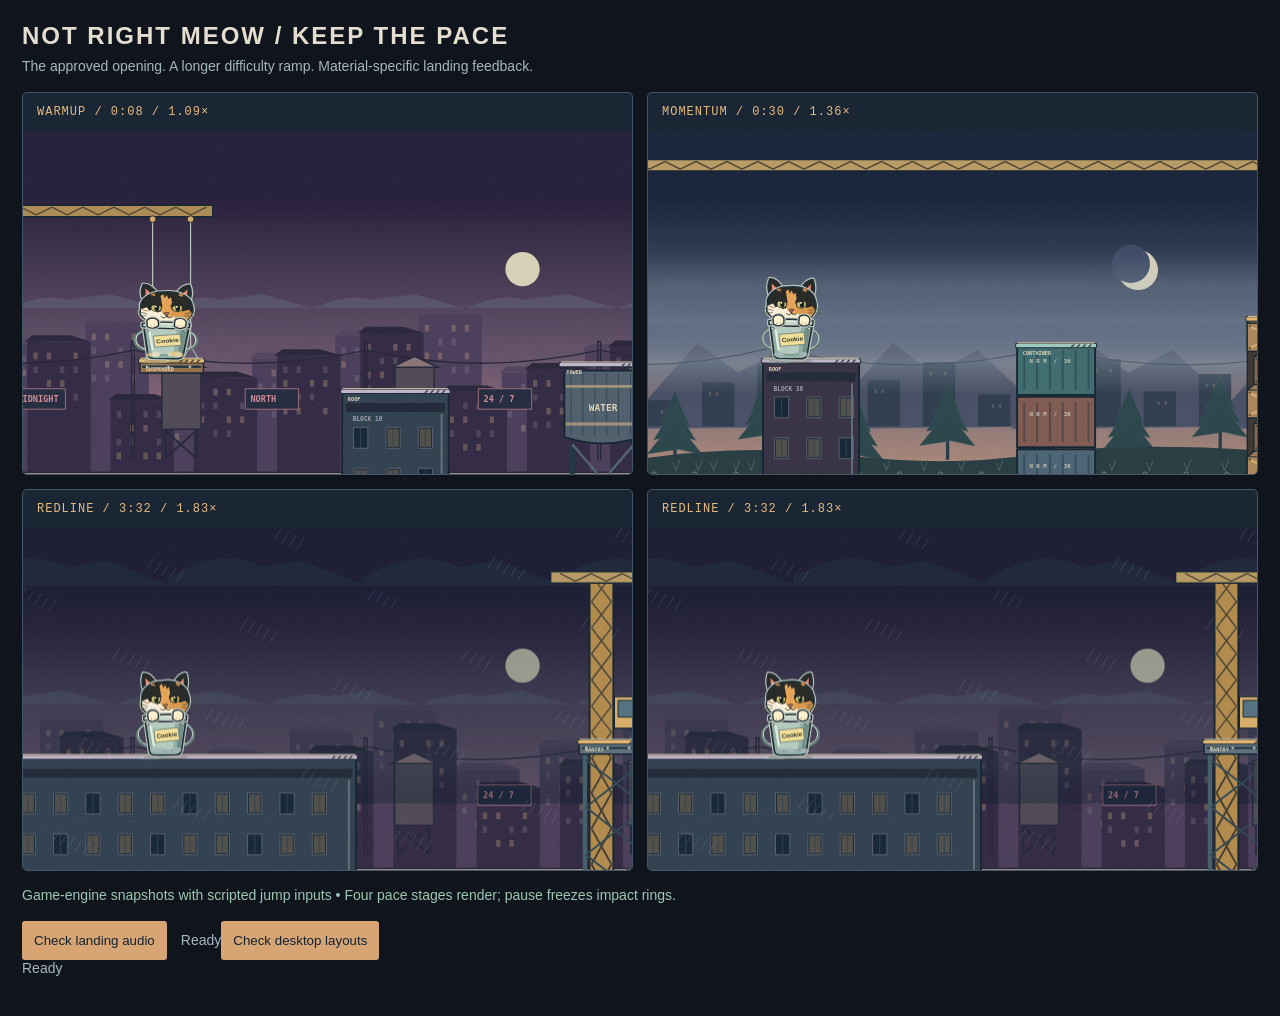
<file: progression-check.html>
<!doctype html><html lang="en"><meta charset="utf-8"><title>Not Right Meow — Progression</title><style>*{box-sizing:border-box}body{margin:0;padding:22px;background:#10151d;color:#e4ddd0;font:14px Arial}h1{font-size:24px;letter-spacing:2px;margin:0 0 8px}p{color:#a5b6c1;margin:0 0 18px}main{display:grid;grid-template-columns:1fr 1fr;gap:14px;max-width:1300px}section{border:1px solid #465666;background:#1b2635;border-radius:5px;overflow:hidden}h2{font:12px monospace;letter-spacing:1px;margin:12px 14px;color:#e4ba7e}canvas{width:100%;aspect-ratio:16/9;display:block}#result{margin-top:16px;color:#9cc7b3}button{padding:12px;background:#d7a574;color:#122333;border:0;border-radius:3px;cursor:pointer}#audio-result{display:inline;margin-left:14px}</style><h1>NOT RIGHT MEOW / KEEP THE PACE</h1><p>The approved opening. A longer difficulty ramp. Material-specific landing feedback.</p><main id="scenes"></main><p id="result">Rendering engine-driven progression snapshots…</p><button id="audio-check">Check landing audio</button><p id="audio-result">Ready</p><button id="layout-check">Check desktop layouts</button><p id="layout-result">Ready</p><iframe id="layout-frame" title="Layout QA" src="./index.html" style="position:absolute;left:-5000px;top:0;width:1920px;height:1080px;visibility:hidden;border:0"></iframe><script src="./assets/seasonal.js"></script><script src="./assets/art.js"></script><script src="./src/core.js"></script><script src="./src/renderer.js"></script><script src="./src/audio.js"></script><script src="./tests/pilot.js"></script><script>
for(const target of [8,30,80,180]){const section=document.createElement('section'),h=document.createElement('h2'),canvas=document.createElement('canvas');section.append(h,canvas);document.getElementById('scenes').append(section);const g=new NRM.Game(NRM.rng(17));g.start();let landing;
for(let i=0;i<40000;i++){const p=g.platforms.find(p=>p.h===g.y&&p.x<318&&p.x+p.w>282);NRMTest.pilot(g);g.update(NRM.C.step);for(const e of g.drainEvents())if(e.type==='land')landing=e;if(g.phase!=='playing')throw Error('Route failed at '+g.score);if(g.elapsed>=target&&g.grounded)break;}
h.textContent=NRM.PACE[g.pace]+' / '+Math.floor(g.elapsed/60)+':'+String(Math.floor(g.elapsed%60)).padStart(2,'0')+' / '+(g.speed/470).toFixed(2)+'×';const r=new Renderer(canvas);r.camera=g.surfaceY-100;r.time=g.elapsed;if(landing)r.emit(landing);r.draw(g,.04);const frozen=JSON.stringify(r.rings);g.pause();r.draw(g,.5);if(JSON.stringify(r.rings)!==frozen)throw Error('Paused rings moved');}
document.getElementById('result').textContent='Game-engine snapshots with scripted jump inputs • Four pace stages render; pause freezes impact rings.';
document.getElementById('audio-check').onclick=async()=>{const a=new AudioEngine();const out=document.getElementById('audio-result');try{if(!await a.unlock())throw Error('Audio unavailable');for(const material of ['wood','metal','masonry']){a.effect('land',{material,strength:.8});if(!a.notes.length)throw Error('No voices for '+material);await new Promise(r=>setTimeout(r,300));}a.sfx=false;const n=a.notes.length;a.effect('land',{material:'metal'});if(a.notes.length!==n)throw Error('Mute failed');out.textContent='PASS: three landing sounds schedule; mute works.';clearInterval(a.timer);await a.ctx.close();}catch(e){out.textContent='FAIL: '+e.message;}};

document.getElementById('layout-check').onclick=async()=>{const f=document.getElementById('layout-frame'),out=document.getElementById('layout-result');try{for(const w of [640,1280,1920]){f.style.width=w+'px';await new Promise(r=>setTimeout(r,300));const doc=f.contentDocument,canvas=doc.getElementById('game'),rect=canvas.getBoundingClientRect();if(doc.documentElement.scrollWidth>w||canvas.width===0||Math.abs(rect.width/rect.height-16/9)>.01)throw Error('Bad layout '+w);}out.textContent='PASS: 640, 1280 and 1920 px layouts; canvas keeps 16:9; no overflow.';}catch(e){out.textContent='FAIL: '+e.message;}};
</script></html>
</file>
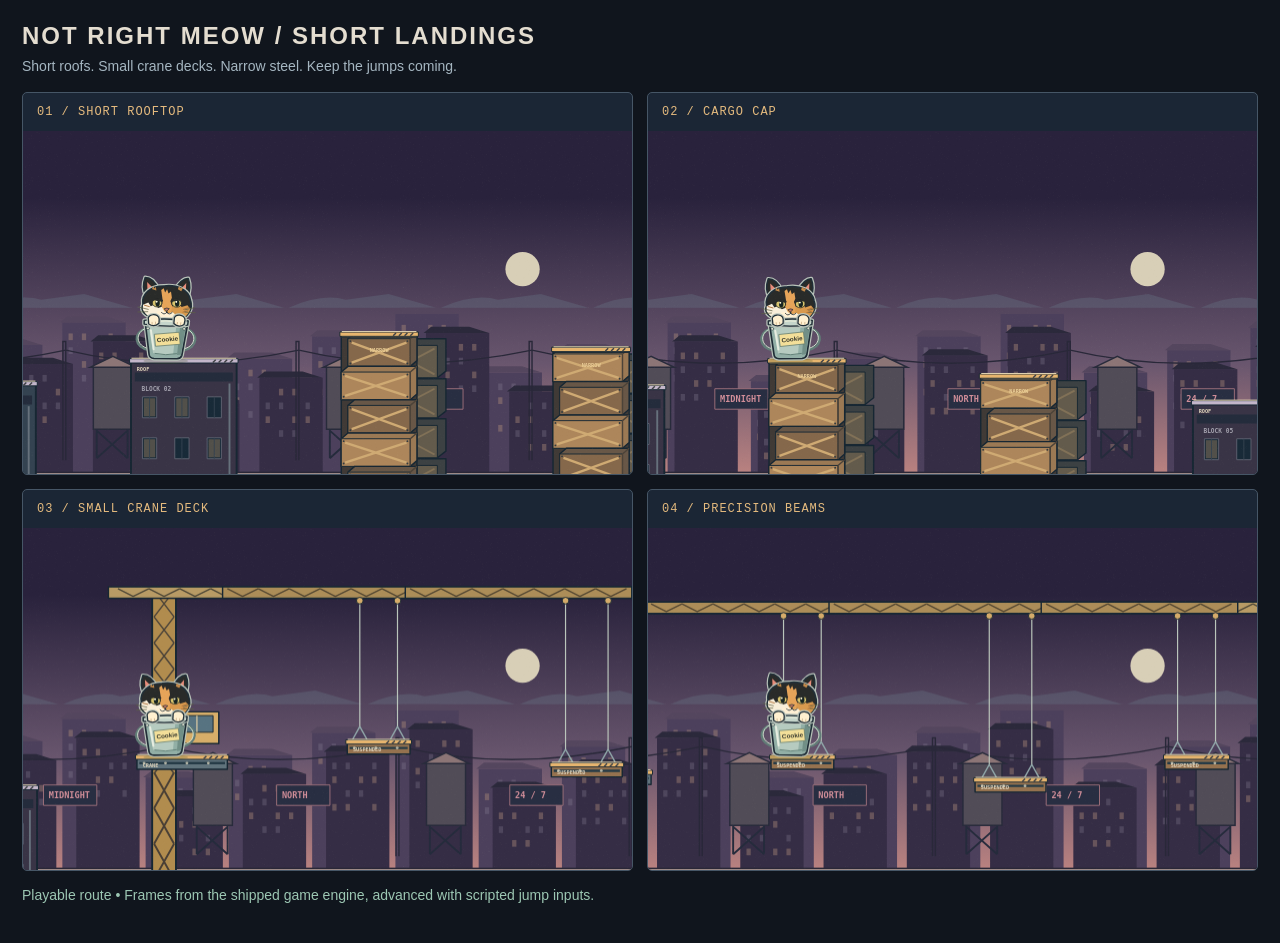
<file: route-check.html>
<!doctype html><html lang="en"><meta charset="utf-8"><title>Not Right Meow — Skyline crossing</title><style>*{box-sizing:border-box}body{margin:0;padding:22px;background:#10151d;color:#e4ddd0;font:14px Arial}h1{font-size:24px;letter-spacing:2px;margin:0 0 8px}p{color:#a5b6c1;margin:0 0 18px}main{display:grid;grid-template-columns:1fr 1fr;gap:14px;max-width:1300px}section{border:1px solid #465666;background:#1b2635;border-radius:5px;overflow:hidden}h2{font:12px monospace;letter-spacing:1px;margin:12px 14px;color:#e4ba7e}canvas{width:100%;aspect-ratio:16/9;display:block}#result{margin-top:16px;color:#9cc7b3}</style><h1>NOT RIGHT MEOW / SHORT LANDINGS</h1><p>Short roofs. Small crane decks. Narrow steel. Keep the jumps coming.</p><main id="scenes"></main><p id="result">Rendering the playable route…</p><script src="./assets/seasonal.js"></script><script src="./assets/art.js"></script><script src="./src/core.js"></script><script src="./src/renderer.js"></script><script>
const shots=[[1,'01 / SHORT ROOFTOP'],[2,'02 / CARGO CAP'],[5,'03 / SMALL CRANE DECK'],[6,'04 / PRECISION BEAMS']];
for(const [score,label]of shots){const section=document.createElement('section'),h=document.createElement('h2'),canvas=document.createElement('canvas');h.textContent=label;section.append(h,canvas);document.getElementById('scenes').append(section);const g=new NRM.Game(NRM.rng(17));g.start();for(let i=0;i<20000;i++){const p=g.platforms.find(p=>p.h===g.y&&p.x<318&&p.x+p.w>282);if(g.grounded&&p&&p.x+p.w-300<=(p.kind==='crate_stack'?18:26))g.jump();g.update(NRM.C.step);g.drainEvents();if(g.phase!=='playing')throw Error('Route failed');if(g.score>=score&&g.grounded&&(score!==0||g.distance>410))break;}const r=new Renderer(canvas);r.camera=g.surfaceY-100;r.time=g.elapsed;r.draw(g,0);}
document.getElementById('result').textContent='Playable route • Frames from the shipped game engine, advanced with scripted jump inputs.';
</script></html>
</file>
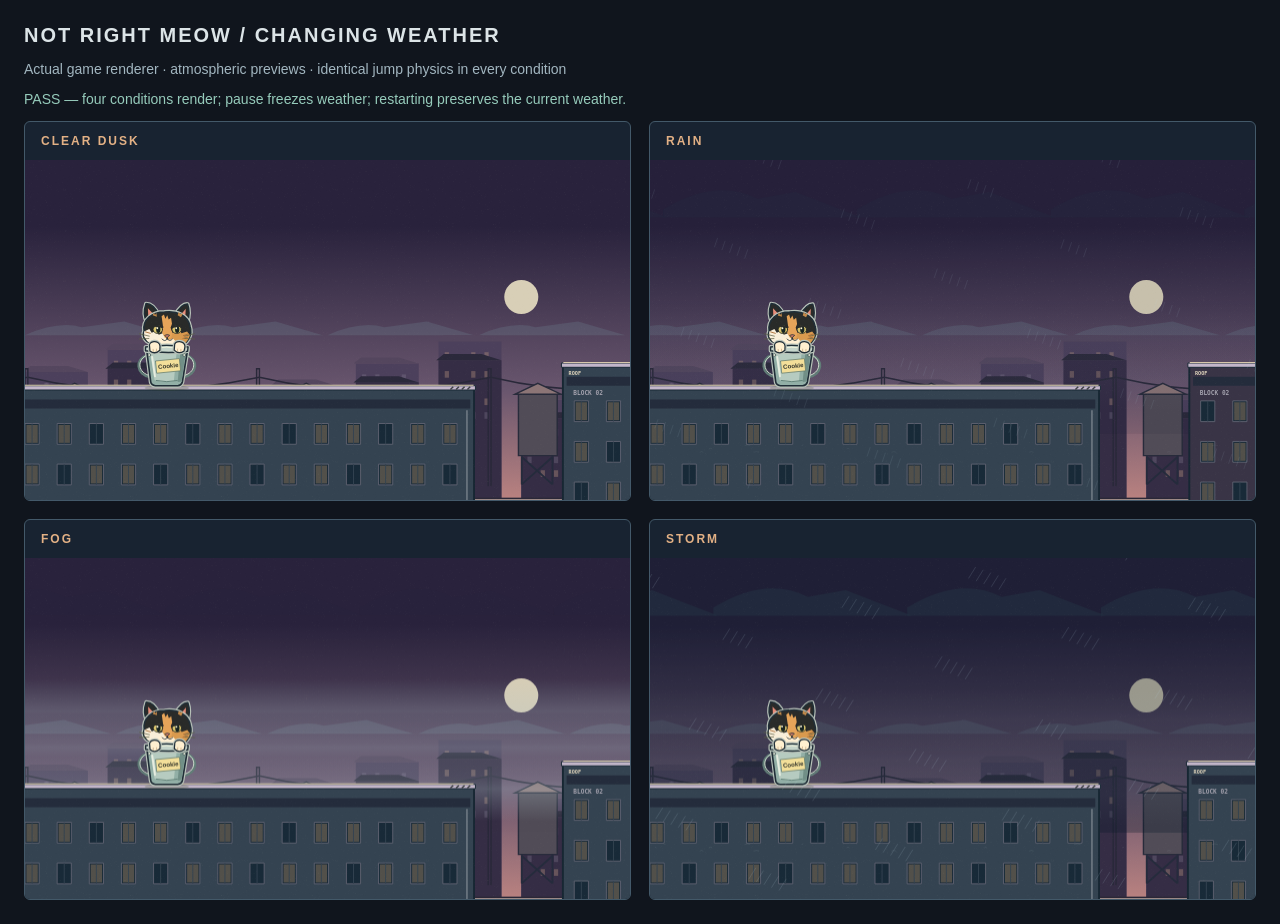
<file: weather-check.html>
<!doctype html><html lang="en"><meta charset="utf-8"><meta name="viewport" content="width=device-width"><title>Not Right Meow — weather preview</title><style>*{box-sizing:border-box}body{margin:0;padding:24px;background:#10151d;color:#dce4e7;font:14px Arial}h1{font-size:20px;letter-spacing:2px;margin:0 0 8px}p{color:#a2b6c0}main{display:grid;grid-template-columns:1fr 1fr;gap:18px;max-width:1250px}section{background:#182331;border:1px solid #435969;border-radius:6px;overflow:hidden}h2{font-size:12px;letter-spacing:2px;margin:12px 16px;color:#e3b185}canvas{display:block;width:100%;aspect-ratio:16/9}#result{color:#96cbbb}</style><h1>NOT RIGHT MEOW / CHANGING WEATHER</h1><p>Actual game renderer · atmospheric previews · identical jump physics in every condition</p><p id="result">Rendering…</p><main id="scenes"></main><script src="./assets/seasonal.js"></script><script src="./assets/art.js"></script><script src="./src/core.js"></script><script src="./src/renderer.js"></script><script>
const scenes=document.getElementById('scenes'),renderers=[];
for(const [label,time] of [['CLEAR DUSK',0],['RAIN',16],['FOG',32],['STORM',46]]){
 const section=document.createElement('section'),heading=document.createElement('h2'),canvas=document.createElement('canvas');heading.textContent=label;section.append(heading,canvas);scenes.append(section);const game=new NRM.Game(NRM.rng(2));game.start();const renderer=new Renderer(canvas);renderer.time=time;renderer.draw(game,0);if(renderer.weather.label!==label)throw Error('Wrong weather label');renderers.push({renderer,game});
}
const freeze=renderers[1];freeze.game.pause();const before=freeze.renderer.time;freeze.renderer.draw(freeze.game,.5);if(before!==freeze.renderer.time)throw Error('Paused weather advanced');freeze.game.start();freeze.renderer.draw(freeze.game,0);if(freeze.renderer.weather.label!=='RAIN')throw Error('Restart reset weather');document.getElementById('result').textContent='PASS — four conditions render; pause freezes weather; restarting preserves the current weather.';
</script></html>
</file>
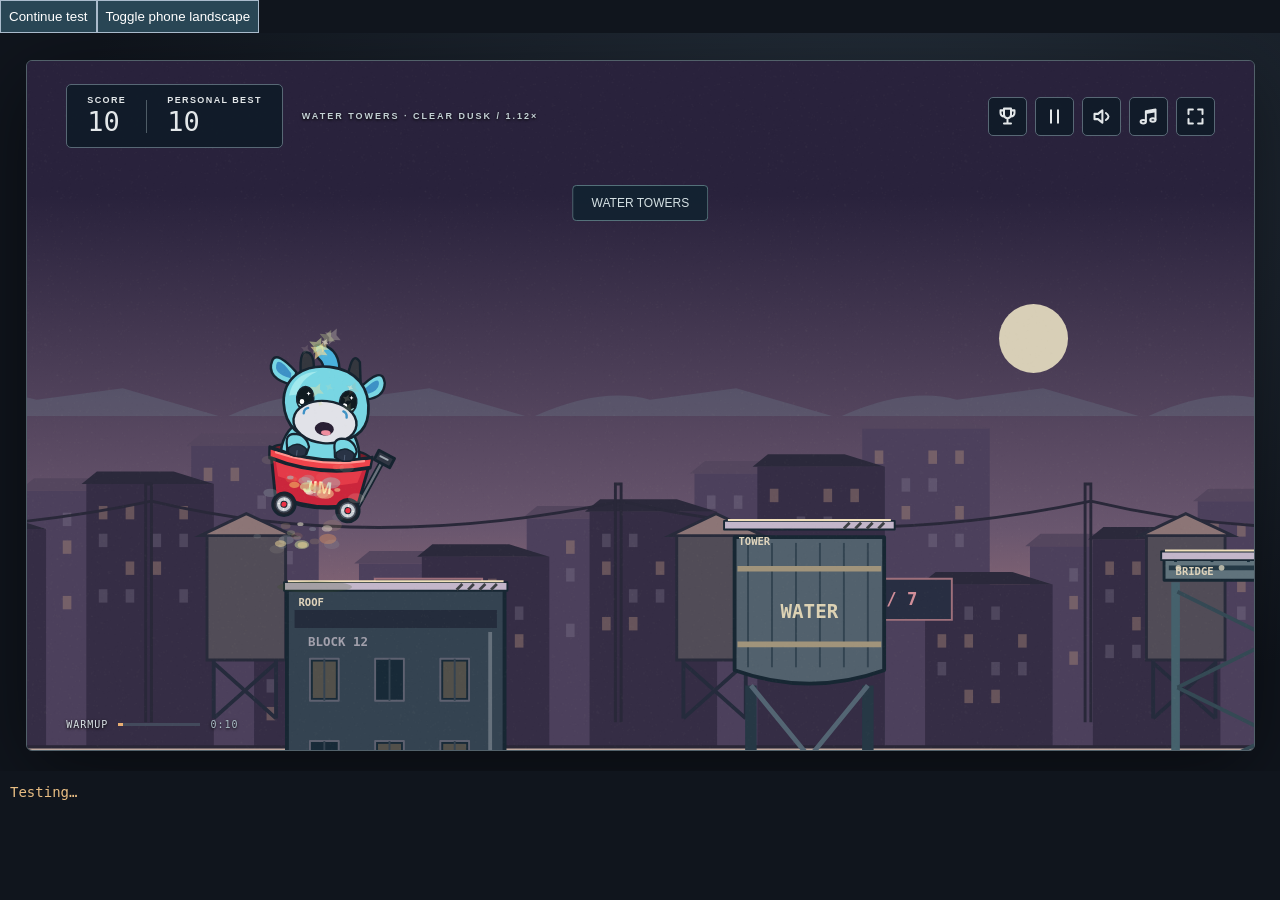
<file: tests/freefall-browser.html>
<!doctype html><meta charset="utf-8"><title>Freefall gameplay QA</title><style>body{margin:0;background:#10151d;color:#e8bd83;font:14px monospace}iframe{width:100%;height:82vh;border:0}#out{padding:10px;white-space:pre-wrap}button{padding:8px;background:#294655;color:white;border:1px solid #abc}</style><button id="continue">Continue test</button><button id="resize">Toggle phone landscape</button><iframe id="f" src="../?qa&fast"></iframe><div id="out">Testing…</div><script src="pilot.js"></script><script>
const f=document.getElementById('f'),out=document.getElementById('out'),checks=[];
const wait=ms=>new Promise(r=>setTimeout(r,ms));let pilotOn=true,releasePreview=null;
document.getElementById('continue').onclick=()=>{if(releasePreview){releasePreview();releasePreview=null;}};
document.getElementById('resize').onclick=()=>{f.style.display='block';f.style.width=f.style.width==='844px'?'100%':'844px';f.style.height=f.style.width==='844px'?'390px':'82vh';};
async function until(fn){let n=0;while(!fn()){if(++n>20000)throw Error('timeout');await wait(20);}}
const d=()=>f.contentDocument,s=()=>f.contentWindow.NotRightMeow.snapshot(),click=id=>d().getElementById(id).click(),key=(code,type='keydown')=>d().dispatchEvent(new KeyboardEvent(type,{code,bubbles:true}));
function check(ok,label){if(!ok)throw Error(label);checks.push(label);out.textContent=checks.join('\n');}
async function preview(label){key('KeyP');out.textContent=checks.join('\n')+'\n'+label+' — click Continue test';await new Promise(r=>releasePreview=r);key('KeyP');}
(async()=>{try{
await until(()=>f.contentWindow.NotRightMeow);
if(d().getElementById('welcome-dialog').open){d().getElementById('welcome-name').value='FallQA';d().getElementById('welcome-profile').requestSubmit();await wait(100);}
if(!d().getElementById('character-dialog').open)click('character-open');d().querySelector('[data-character="jim"]').click();click('character-confirm');
let lastDirection=0;
const pilot=()=>{if(!pilotOn)return;const g=s();if(NRMTest.wantsJump(g))key('Space');const dir=NRMTest.wantsSteer(g);if(dir!==lastDirection||dir!==g.steerInput){key('ArrowLeft','keyup');key('ArrowRight','keyup');if(dir)key(dir<0?'ArrowLeft':'ArrowRight');lastDirection=dir;}};
d().addEventListener('nrm-before-step',pilot);
await until(()=>{if(s().phase!=='playing')throw Error('Died before fall at '+s().score);return s().mode==='falling';});check(s().score===100&&s().balloon===0,'Flight transitions into fall at 100, no balloon');check(!d().getElementById('fall-controls').hidden,'Edge controls appear');
// Pointer events run the actual DOM button handlers, including lost capture/cancel.
pilotOn=false;key('KeyP');let before=JSON.stringify(s());await wait(120);check(before===JSON.stringify(s()),'Pause freezes freefall and clears steering');key('KeyP');
const left=d().getElementById('slide-left'),right=d().getElementById('slide-right');
// Synthetic pointer capture is not active; retain real setPointerCapture while treating that specific browser restriction as test setup.
const oldCapture=left.setPointerCapture;left.setPointerCapture=()=>{};right.setPointerCapture=()=>{};
left.dispatchEvent(new PointerEvent('pointerdown',{pointerId:41,button:0,bubbles:true}));check(s().steerInput===-1,'Left button holds left');left.dispatchEvent(new PointerEvent('pointercancel',{pointerId:41,bubbles:true}));check(s().steerInput===0,'Pointer cancel stops steering');
right.dispatchEvent(new PointerEvent('pointerdown',{pointerId:42,button:0,bubbles:true}));check(s().steerInput===1,'Right button holds right');right.dispatchEvent(new PointerEvent('lostpointercapture',{pointerId:42,bubbles:true}));check(s().steerInput===0,'Lost capture stops steering');left.setPointerCapture=oldCapture;right.setPointerCapture=oldCapture;
key('KeyA');check(s().steerInput===-1,'A steers left');key('KeyA','keyup');key('KeyD');check(s().steerInput===1,'D steers right');key('KeyD','keyup');check(s().steerInput===0,'Key release brakes');pilotOn=true;
await until(()=>{if(s().phase!=='playing')throw Error('Early fall death '+s().score);return s().score>=104;});check(s().mode==='falling','Broken floors playable');await preview('EARLY SECTION');
await until(()=>{if(s().phase!=='playing')throw Error('Deep fall death '+s().score);return s().score>=128;});check(s().chapter==='DEEP SHAFT','Deeper section at 125');await preview('DEEP SECTION');
await until(()=>{if(s().phase!=='playing')throw Error('Return death '+s().score);return s().score>=151;});check(s().mode==='running'&&s().character==='jim','150 returns to playable rooftops with Jim');pilotOn=false;
await until(()=>s().phase==='gameover');click('restart');check(s().score===0&&s().mode==='running'&&s().fallRows.length===0,'Restart resets freefall');key('KeyP');
check(d().getElementById('fall-controls').hidden,'Steering hidden outside freefall');out.textContent='ALL CHECKS PASSED\n'+checks.join('\n');
}catch(e){out.textContent='FAILED: '+e.message+'\n'+checks.join('\n');}})();
</script>
</file>
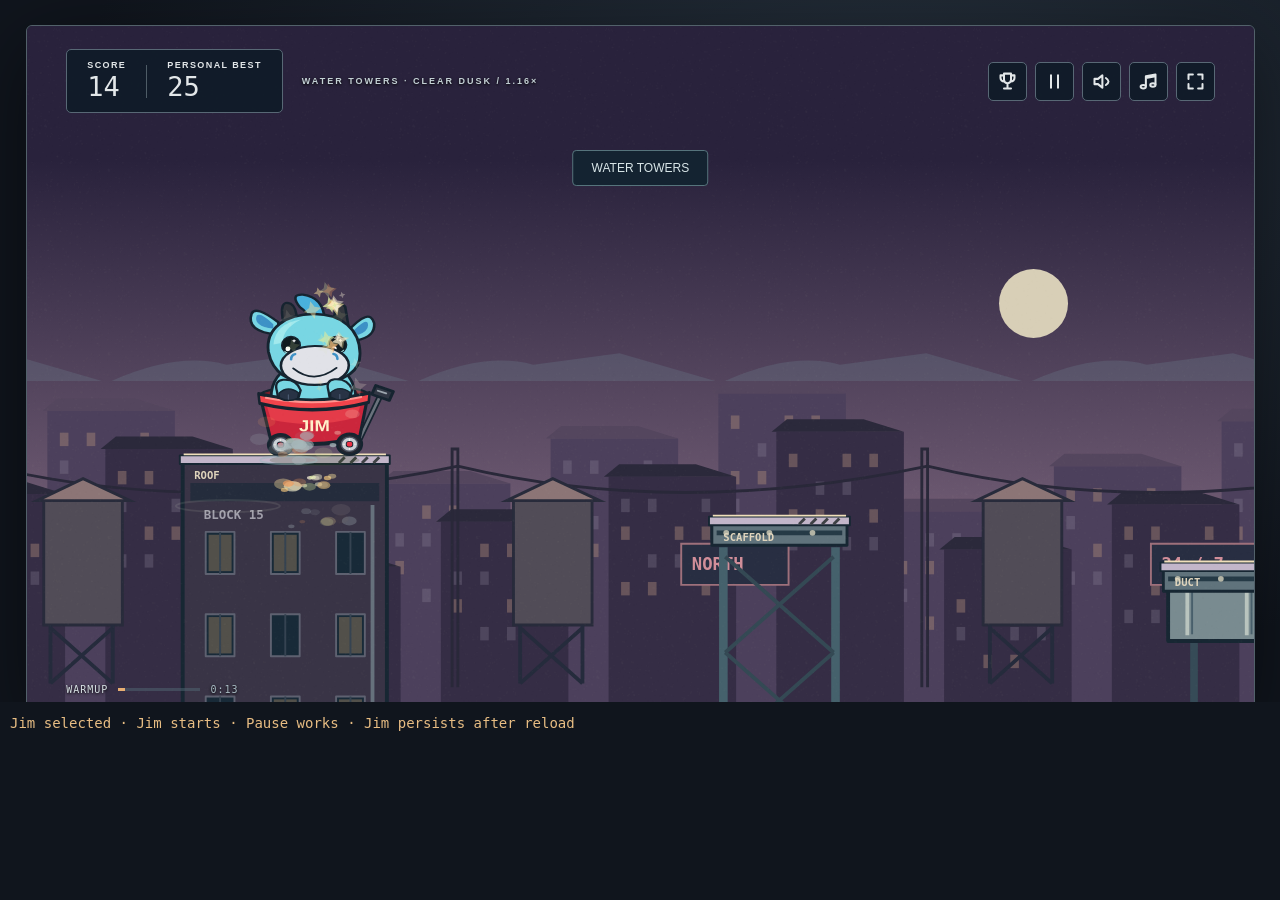
<file: tests/jim-browser.html>
<!doctype html><meta charset="utf-8"><title>Jim gameplay QA</title><style>body{margin:0;background:#10151d;color:#e8bd83;font:14px monospace}iframe{width:100%;height:78vh;border:0}#out{padding:10px}</style><iframe id="f" src="../?qa&fast"></iframe><div id="out">Testing…</div><script src="pilot.js"></script><script>
const f=document.getElementById('f'),out=document.getElementById('out'),checks=[];
const wait=ms=>new Promise(r=>setTimeout(r,ms));
async function until(fn){let n=0;while(!fn()){if(++n>15000)throw Error('timeout');await wait(20);}}
const d=()=>f.contentDocument,s=()=>f.contentWindow.NotRightMeow.snapshot(),click=id=>d().getElementById(id).click(),key=code=>d().dispatchEvent(new KeyboardEvent('keydown',{code,bubbles:true}));
function check(ok,label){if(!ok)throw Error(label);checks.push(label);out.textContent=checks.join(' · ');}
(async()=>{try{
await until(()=>f.contentWindow.NotRightMeow);
if(d().getElementById('welcome-dialog').open){d().getElementById('welcome-name').value='JimQA';d().getElementById('welcome-profile').requestSubmit();await wait(100);}
if(!d().getElementById('character-dialog').open)click('character-open');
d().querySelector('[data-character="jim"]').click();check(d().querySelector('[data-character="jim"]').getAttribute('aria-pressed')==='true','Jim selected');click('character-confirm');check(s().character==='jim'&&s().phase==='playing','Jim starts');key('KeyP');check(s().phase==='paused','Pause works');
f.contentWindow.location.reload();await until(()=>f.contentWindow.NotRightMeow&&s().phase==='title');check(s().character==='jim','Jim persists after reload');click('start');
let pilot=()=>{const g=s();if(NRMTest.wantsJump(g))key('Space');const dir=NRMTest.wantsSteer(g);if(dir!==g.steerInput){for(const code of ['ArrowLeft','ArrowRight'])d().dispatchEvent(new KeyboardEvent('keyup',{code,bubbles:true}));if(dir)key(dir<0?'ArrowLeft':'ArrowRight');}};d().addEventListener('nrm-before-step',pilot);
await until(()=>{if(s().phase!=='playing')throw Error('Unexpected death '+s().score);return s().mode==='flying';});check(s().score===50&&s().character==='jim'&&s().balloon===1,'Jim reaches 50 and flies');key('KeyP');let before=JSON.stringify([s().y,s().elapsed,s().gates]);await wait(150);check(before===JSON.stringify([s().y,s().elapsed,s().gates]),'Flight pause freezes movement');key('Space');
await until(()=>{if(s().phase!=='playing')throw Error('Unexpected flight death '+s().score);return s().score>=153;});check(s().mode==='running'&&s().character==='jim'&&s().balloon===0,'Jim returns to rooftops after 150');d().removeEventListener('nrm-before-step',pilot);
await until(()=>s().phase==='gameover');click('restart');check(s().character==='jim'&&s().score===0,'Restart preserves Jim');key('KeyP');
f.contentWindow.location.reload();await until(()=>f.contentWindow.NotRightMeow&&s().phase==='title');click('character-open');d().querySelector('[data-character="cookie"]').click();click('character-confirm');check(s().character==='cookie'&&s().phase==='playing','Cookie remains playable');key('KeyP');
out.textContent='ALL 9 CHECKS PASSED · '+checks.join(' · ');
}catch(e){out.textContent='FAILED: '+e.message+' · '+checks.join(' · ');}})();
</script>
</file>
<file: style.css>
:root{color-scheme:light;--ink:#343c31;--cream:#fff8e7;--orange:#eb7446;--green:#486448;--line:#394a37;font-family:"Trebuchet MS",Verdana,sans-serif;font-synthesis:none}
*{box-sizing:border-box}body{margin:0;background:#f8f1e1;color:var(--ink);min-height:100vh;display:grid;place-items:center;background-image:radial-gradient(#af98791c .8px,transparent .8px);background-size:7px 7px}button,a{-webkit-tap-highlight-color:transparent}button{font:inherit;cursor:pointer;color:inherit}button:focus-visible,a:focus-visible,canvas:focus-visible{outline:3px solid #e37444;outline-offset:5px}button:disabled{opacity:.35;cursor:default}#app{width:min(1456px,96vw);padding:25px 0 18px}.page-header{display:flex;align-items:center;justify-content:space-between;padding:0 7px 20px}.wordmark{display:flex;align-items:center;gap:10px;text-decoration:none;color:var(--ink);font-weight:900;font-size:17px;letter-spacing:.3px}.paw{font-size:29px;color:#dc714d}.edition{border-left:1px solid #c8c6ac;margin-left:13px;padding-left:22px;font-size:10px;letter-spacing:1.9px;color:#7d806b}.header-note{font-size:13px;color:#7b806f}#stage{position:relative;aspect-ratio:16/9;isolation:isolate;border:3px solid #42513d;border-radius:17px;overflow:hidden;background:#d6ecdd;box-shadow:0 8px 0 #d3d4b7,0 20px 45px #4b563113;container-type:inline-size;touch-action:manipulation;user-select:none}canvas{display:block;width:100%;height:100%;outline:none}.topline{position:absolute;inset:3.4% 3.2% auto;display:flex;align-items:center;justify-content:space-between;pointer-events:none;z-index:3;gap:15px}.scoreboard{display:flex;gap:20px;align-items:center;padding:10px 20px;background:#fffae9ef;border:2px solid #46533d;border-radius:12px;box-shadow:0 3px 0 #46533d25;min-width:192px}.scoreboard>div{display:flex;flex-direction:column;gap:2px}.label{font-size:9px;letter-spacing:1.4px;font-weight:bold;white-space:nowrap}.scoreboard strong{font-size:27px;line-height:1.1}.score-divider{height:33px;border-left:1px solid #cccdb2}.place-label{font-size:9px;font-weight:bold;letter-spacing:2px;color:#45654e;margin-right:auto;margin-left:4px}.tools{display:flex;gap:8px;pointer-events:auto}.tool{display:grid;place-items:center;position:relative;width:39px;height:39px;border-radius:10px;border:2px solid #4c6047;background:#fff9e7e8;box-shadow:0 3px 0 #42513d22;transition:transform .12s,background .12s}.tool:hover{background:white;transform:translateY(-2px)}.tool:active{transform:translateY(2px);box-shadow:none}.tool svg{width:21px;height:21px;fill:none;stroke:currentColor;stroke-width:2.3;stroke-linecap:round;stroke-linejoin:round}.off-slash{display:none;position:absolute;width:25px;height:3px;background:#c45c3d;transform:rotate(-45deg);border:1px solid #fff8e7}.tool[aria-pressed=false] .off-slash{display:block}.screen{position:absolute;inset:0;z-index:2}.screen[hidden], [hidden]{display:none!important}.title-copy{position:absolute;left:8.4%;top:23%}.eyebrow{font-size:10px;letter-spacing:2px;font-weight:bold;display:block}.eyebrow>span{display:inline-block;background:#ea8052;width:6px;height:6px;border-radius:50%;margin:0 7px 1px 0}h1{font-family:"Trebuchet MS",Verdana,sans-serif;font-size:clamp(30px,6.8cqw,98px);font-weight:1000;letter-spacing:-5px;line-height:.92;margin:19px 0 18px;color:#314d3c;transform:rotate(-3deg);text-shadow:2px 3px 0 #fff8e9,4px 5px 0 #859c6930}h1>span{color:#e47844;font-size:1.15em}.title-dot{color:#314d3c}p{font-size:15px;line-height:1.6;margin:16px 0 24px}.primary{min-height:49px;min-width:218px;padding:12px 23px;background:#ef8551;border:2px solid #35452e;border-radius:10px;box-shadow:0 5px 0 #38492f;font-size:13px;letter-spacing:1.1px;font-weight:bold;display:inline-flex;align-items:center;justify-content:space-between;gap:30px;transition:transform .12s,box-shadow .12s,background .12s}.primary:hover{background:#ff9b61;transform:translateY(-2px);box-shadow:0 7px 0 #38492f}.primary:active{transform:translateY(4px);box-shadow:0 1px 0 #38492f}.primary>span{font-size:23px;line-height:1}.key-hint{font-size:10px;margin-top:17px;color:#5b6c51}kbd{display:inline-block;font:700 9px "Trebuchet MS",sans-serif;border:1px solid #a3ac8d;border-bottom-width:2px;background:#fffbe9c9;border-radius:4px;padding:3px 6px;color:#4b5a42;letter-spacing:1px;margin:0 3px}.hero-note{position:absolute;top:27%;left:68%;font-family:Georgia,serif;font-size:16px;font-style:italic;line-height:1.3;transform:rotate(8deg);color:#5e7856}.hero-note svg{width:64px;height:55px;display:block;margin-left:27px;fill:none;stroke:#5e7856;stroke-width:2;stroke-linecap:round}.intro-controls{position:absolute;bottom:4%;width:100%;display:flex;justify-content:center;align-items:center;gap:21px;color:#ecf1d9;font-weight:bold;font-size:9px;letter-spacing:1px}.intro-controls kbd{background:#e5e7c2;border-color:#a4b38a}.intro-controls .dot{opacity:.4}.mouse-icon{font-size:14px}.modal-screen{display:grid;place-items:center;background:#30492c35;backdrop-filter:blur(3px)}.paper-card{position:relative;text-align:center;background:#fff7e4;border:3px solid #405139;border-radius:18px;padding:34px 42px 30px;box-shadow:6px 8px 0 #34452f40;transform:rotate(-1deg);max-width:90%;min-width:360px}.paper-card:before{content:"";position:absolute;top:-13px;left:calc(50% - 41px);height:26px;width:82px;background:#f0c778b8;transform:rotate(-7deg)}h2{font-size:35px;letter-spacing:-1.5px;margin:16px 0 4px}.paper-card p{margin:8px 0 20px;font-size:13px;color:#718061}.results{display:flex;justify-content:center;gap:42px;border-top:1px dashed #c3c7a8;border-bottom:1px dashed #c3c7a8;padding:17px 0;margin:0 0 23px}.results>div{display:flex;flex-direction:column;gap:3px}.results strong{font-size:36px}.run-tip{position:absolute;bottom:5%;left:0;width:100%;text-align:center;color:#f7f4d9;font-size:12px;z-index:1;pointer-events:none}#toast{position:absolute;left:50%;top:18%;transform:translateX(-50%);padding:10px 18px;background:#fff8e8;border:2px solid #405139;border-radius:9px;font-size:13px;z-index:5;opacity:0;transition:opacity .18s;pointer-events:none;white-space:nowrap}#toast.visible{opacity:1}footer{display:flex;justify-content:space-between;padding:22px 8px 0;color:#7e826a;font-size:11px;align-items:center}.footer-flower{color:#db8554;font-size:19px;vertical-align:middle;margin-right:6px}footer i{font-style:normal;margin:0 10px;color:#a8af91}.sr-only{position:absolute;width:1px;height:1px;overflow:hidden;clip:rect(0,0,0,0)}#stage:fullscreen{border:0;border-radius:0;width:min(100vw,177.7778vh);height:min(100vh,56.25vw);margin:auto;box-shadow:none;background:#bfe2d3}#stage::backdrop{background:#26372f}
@media(min-width:1600px){#app{width:min(1680px,94vw)}.scoreboard{padding:13px 24px}.tool{width:44px;height:44px}.title-copy p{font-size:18px}.primary{min-width:245px;min-height:55px;font-size:15px}.key-hint{font-size:12px}.eyebrow{font-size:12px}.hero-note{font-size:20px}.intro-controls{font-size:11px}.place-label{font-size:11px}}
@media(max-width:900px){#app{width:97vw;padding:12px 0}.edition,.header-note,.place-label{display:none}.page-header{padding-bottom:12px}.wordmark{font-size:13px}.scoreboard{padding:6px 11px;gap:13px;min-width:145px}.scoreboard strong{font-size:20px}.label{font-size:7px}.tool{width:32px;height:32px;border-radius:8px}.tools{gap:5px}.tool svg{width:17px}.title-copy{top:22%}h1{letter-spacing:-3px;margin:14px 0 8px}.title-copy p{font-size:12px;margin:10px 0 15px}.eyebrow{font-size:8px;letter-spacing:1px}.primary{min-width:173px;min-height:38px;font-size:10px;padding:8px 13px}.key-hint{font-size:8px;margin-top:11px}.hero-note{font-size:12px}.intro-controls{font-size:7px;gap:12px}.paper-card{padding:23px 27px;min-width:300px}h2{font-size:27px}.results{padding:10px 0;margin-bottom:18px}.results strong{font-size:29px}footer{font-size:9px;padding-top:18px}footer>span:last-child{display:none}}
@media(max-width:570px){.page-header{display:none}.title-copy{top:23%}.title-copy p{font-size:9px;margin:7px 0 10px}.title-copy h1{font-size:6.8cqw}.eyebrow{font-size:6px}.key-hint{display:none}.hero-note{font-size:9px}.intro-controls{font-size:5px;gap:8px}.intro-controls kbd{font-size:6px}.primary{min-width:135px;min-height:30px;font-size:8px}.topline{top:3%;left:3%;right:3%}.scoreboard{padding:4px 8px;gap:9px;min-width:120px}.scoreboard strong{font-size:14px}.label{font-size:6px}.tool{width:27px;height:27px}.paper-card{min-width:250px;padding:14px 22px}.paper-card h2{font-size:23px;margin-top:11px}.paper-card p{font-size:10px;margin:5px 0 10px}.results{padding:8px 0;margin-bottom:12px}.results strong{font-size:21px}footer{font-size:8px}}
@media(prefers-reduced-motion:reduce){button,#toast{transition:none}}

/* AFTER HOURS: charcoal, muted teal and amber, with sharper arcade typography. */
:root{color-scheme:dark;--ink:#e3e7e9;--cream:#151f2c;--orange:#eaa76d;--green:#9ebdbc;--line:#45606d;font-family:Arial,Helvetica,sans-serif}
body{background:#10151d;background-image:radial-gradient(ellipse at 70% 20%,#26313d 0,transparent 65%);color:#e3e7e9}
.wordmark{letter-spacing:1px}.paw,.footer-flower{color:#dba477}.edition{border-color:#3b4957;color:#94a4af}.header-note,footer{color:#94a4af}
#stage{border:1px solid #52616a;border-radius:6px;background:#202a37;box-shadow:0 20px 80px #0007}
.scoreboard,.tool{color:#e3e7e9;background:#101b28ed;border:1px solid #586875;border-radius:5px;box-shadow:none}.scoreboard{min-width:192px}.scoreboard strong{font-family:monospace;font-weight:500}.score-divider{border-color:#4e5c66}.place-label{color:#c4d1d5;text-shadow:0 1px 3px #000}
.tool:hover{background:#344653}.off-slash{background:#e5a276;border-color:#182532}.title-copy{top:24%}h1{transform:none;color:#e5ecee;letter-spacing:-5px;text-shadow:0 3px 0 #182330,0 8px 25px #0005;font-family:Arial,Helvetica,sans-serif;font-weight:900}h1>span{color:#e7a26c}.title-dot{color:#e7a26c}.title-copy p{color:#c1cbd3}.eyebrow{color:#9dbbc0}.eyebrow>span{background:#e7a26c}.hero-note{display:none}
.primary{background:#dea16f;border:1px solid #edbc96;border-radius:4px;box-shadow:0 3px 0 #745b48;color:#121a23;letter-spacing:1.5px}.primary:hover{background:#efb584;box-shadow:0 5px 0 #745b48}.key-hint{color:#9baab6}kbd,.intro-controls kbd{background:#192734;border-color:#586e7b;color:#d4dfe3;border-radius:3px}.intro-controls{color:#b1c1c7}.modal-screen{background:#0c152288;backdrop-filter:blur(2px)}.paper-card{background:#14212e;border:1px solid #566c78;border-radius:7px;transform:none;box-shadow:0 20px 70px #0008}.paper-card:before{display:none}.paper-card p{color:#a5b8c1}.results{border-color:#455967}.results strong{font-family:monospace;color:#e8ac7e}#toast{background:#142331;color:#d9e6e8;border:1px solid #56747c;border-radius:4px;font-size:12px}.run-tip{color:#d4dde1;text-shadow:0 1px 3px #000}#stage::backdrop{background:#0d131c}

.pace-hud{position:absolute;bottom:3%;left:3.2%;display:flex;gap:10px;align-items:center;color:#d7e0e3;font:10px monospace;letter-spacing:1px;pointer-events:none;text-shadow:0 1px 3px #000}.pace-track{width:82px;height:3px;background:#53687580}.pace-track>span{display:block;height:100%;background:#e8ae72}.pace-hud time{color:#a9bcc4}@media(max-width:570px){.pace-hud{font-size:7px;gap:6px}.pace-track{width:40px}}

/* Limited Halloween dressing. Base After Hours styling returns after the event. */
.halloween body{background:#100e19;background-image:radial-gradient(ellipse at 73% 18%,#3b2547 0,transparent 65%)}
.halloween #stage{border-color:#86647f;box-shadow:0 20px 90px #0009,0 0 55px #a4502312}
.halloween .edition{color:#d4ac88}.halloween .paw,.halloween .footer-flower{color:#e4a05c}
.halloween h1>span,.halloween .title-dot{color:#f0ac62}.halloween h1{text-shadow:0 3px 0 #25182e,0 8px 30px #09081180}
.halloween .title-copy .eyebrow{color:#d4b1df;letter-spacing:2px}.halloween .title-copy p{color:#dfcddf}
.halloween .primary{background:#e6a05b;border-color:#f3bd81;box-shadow:0 3px 0 #744751}.halloween .primary:hover{background:#f6bb79}
.halloween .scoreboard,.halloween .tool{background:#1b1527ed;border-color:#806a8e}
.halloween .paper-card{background:#21182f;border-color:#806a8e}.halloween .modal-screen{background:#170e2788}
.halloween .title-screen:before{content:'';position:absolute;inset:0;pointer-events:none;background:linear-gradient(90deg,#21142944,transparent 58%)}
.halloween #toast{background:#261d33;border-color:#93759c}.halloween .pace-track>span{background:#e6a05b}

/* Shared leaderboard: dark arcade scorecard, keyboard-accessible native dialog. */
#leaderboard-dialog{width:min(650px,calc(100vw - 28px));max-height:90dvh;margin:auto;padding:26px;border:1px solid #665772;border-radius:16px;background:#171b27;color:#f5eee3;box-shadow:0 24px 100px #000a;overflow:auto;font-family:inherit}
#leaderboard-dialog::backdrop{background:#080a12cc;backdrop-filter:blur(7px)}
.board-heading{display:flex;align-items:flex-start;justify-content:space-between;gap:16px}.board-heading h2{margin:9px 0 20px;font-size:32px;letter-spacing:-1px}.board-heading .eyebrow{font-size:10px;letter-spacing:2px;color:#edae68}.board-heading .tool{flex-shrink:0;cursor:pointer}
.board-summary{display:flex;justify-content:space-between;align-items:center;gap:12px;background:#222839;padding:13px;border-radius:8px;font-size:11px;letter-spacing:.7px}.text-button{background:transparent;border:0;color:#edae68;cursor:pointer;font:700 11px system-ui;letter-spacing:1px;padding:10px 5px}.text-button:disabled{opacity:.5;cursor:wait}
#leaderboard-message{font-size:12px;line-height:1.5;color:#b4bbcc;min-height:20px;margin:12px 0}.board-scroll{max-height:29dvh;overflow:auto;border:1px solid #35394b;border-radius:8px}.board-scroll table{border-collapse:collapse;width:100%;font-size:14px}.board-scroll th{text-align:left;position:sticky;top:0;background:#202635;color:#9ea7bd;padding:12px;font-size:10px;letter-spacing:1.5px}.board-scroll td{padding:12px;border-top:1px solid #2e3445}.board-scroll th:last-child,.board-scroll td:last-child{text-align:right;font-variant-numeric:tabular-nums}.board-scroll tr.is-you{color:#ffd094;background:#41332a}.board-empty{padding:28px!important;text-align:center!important;color:#a7afc0}
#leaderboard-profile{margin-top:20px}#leaderboard-profile>label{font-size:10px;letter-spacing:1.4px;color:#b5bdce}.nickname-row{display:flex;gap:10px;margin:8px 0 12px}.nickname-row input{min-width:0;flex:1;background:#0e121d;color:#fff;border:1px solid #4e566a;border-radius:6px;padding:12px;font:16px system-ui}.nickname-row .primary{width:auto;margin:0;padding:10px 20px;min-height:44px;font-size:12px}.sharing-choice{display:flex;gap:10px;align-items:center;letter-spacing:0!important;font-size:13px!important;cursor:pointer}.sharing-choice input{width:18px;height:18px;accent-color:#edae68}#nickname-note{font-size:11px;line-height:1.6;color:#99a3b9;margin:12px 0 0}.online-status{font-size:12px!important;line-height:1.4!important;margin:0 0 6px!important;max-width:340px}.board-actions{display:flex;justify-content:center;gap:16px;margin:0 0 9px}#leaderboard-dialog :focus-visible{outline:2px solid #ffc481;outline-offset:3px}
@media(max-width:600px){#leaderboard-dialog{padding:18px}.board-heading h2{font-size:25px}.board-summary{font-size:10px}.board-scroll{max-height:25dvh}.board-scroll td{padding:10px 8px;font-size:12px}}
@media(max-height:540px){#leaderboard-dialog{padding:14px;max-height:96dvh}.board-heading h2{font-size:23px;margin:4px 0 9px}.board-scroll{max-height:24dvh}#leaderboard-profile{margin-top:10px}#nickname-note{margin:6px 0}.online-status{font-size:10px!important}}
.nickname-row .primary{min-width:80px;flex:0 0 auto}

/* First-visit name entry keeps the main screen visible behind it. */
#welcome-dialog{width:min(460px,calc(100vw - 28px));max-height:90dvh;margin:auto;padding:30px;border:1px solid #806a8e;border-radius:14px;background:#171b27;color:#f5eee3;box-shadow:0 24px 100px #000a;overflow:auto}
#welcome-dialog::backdrop{background:#080a1299;backdrop-filter:blur(3px)}
#welcome-dialog h2{font-size:30px;letter-spacing:-1px;margin:14px 0}
#welcome-dialog p{font-size:14px;line-height:1.5;color:#b5bdce}
#welcome-profile>label{font-size:11px;letter-spacing:1px}
#welcome-dialog #welcome-note{font-size:11px;margin-top:14px}
#welcome-error{color:#ffc481!important;min-height:1em}
#welcome-dialog .primary{width:100%;min-width:0}
#welcome-dialog :focus-visible{outline:2px solid #ffc481;outline-offset:3px}
@media(max-height:540px){#welcome-dialog{padding:18px}#welcome-dialog h2{font-size:24px;margin:8px 0}#welcome-dialog p{margin:8px 0}#welcome-error{min-height:0}}

/* Title-screen podium and gold championship emblem. */
.top-three{pointer-events:auto;text-align:left;width:clamp(170px,26cqw,350px);padding:10px 14px;background:#161b29ed;border:1px solid #917545;border-radius:7px;color:#eee8dc;box-shadow:0 4px 18px #0004;font:12px Arial;flex-shrink:0}
.top-three-heading{display:block;color:#f1ce83;font-size:10px;font-weight:800;letter-spacing:2px;margin-bottom:6px}
#top-three-rows{display:block;font-size:11px}.podium-row{display:grid;grid-template-columns:44px minmax(0,1fr) auto;gap:8px;align-items:center;min-height:24px}.podium-row>span:first-child{display:flex;gap:7px;align-items:center;color:#d3bc83}.podium-name{overflow:hidden;text-overflow:ellipsis;white-space:nowrap}.podium-row strong{font:700 14px monospace;color:#f8daa0}.podium-row.vacant{display:block;color:#8e96a5;line-height:24px}
.champion-badge{display:inline-flex;align-items:center;justify-content:center;width:25px;height:25px;border:2px solid #f8df91;border-radius:7px;background:linear-gradient(135deg,#fff0aa,#b77b20 38%,#f4d070 65%,#8a5716);color:#2a1b08;font:900 18px Georgia;box-shadow:inset 0 0 0 2px #69441a,0 0 8px #e8b84933;vertical-align:middle;flex-shrink:0}.champion-title{display:block;font-size:9px;letter-spacing:1.5px;color:#f5cd76;margin-top:5px}.world-champion{background:#392f1c;color:#ffe2a1}.world-champion td:first-child{white-space:nowrap}
@media(max-width:900px){.top-three{padding:6px 9px}.top-three-heading{font-size:8px;margin-bottom:3px}.podium-row{min-height:19px;font-size:10px;grid-template-columns:34px minmax(0,1fr) auto;gap:5px}.podium-row strong{font-size:11px}.top-three .champion-badge{width:19px;height:19px;font-size:13px}.podium-row.vacant{line-height:19px}}
@media(max-width:570px){.top-three{width:160px;padding:4px 7px}.podium-row{min-height:14px;font-size:8px}.top-three-heading{font-size:7px}.top-three .champion-badge{width:14px;height:14px;font-size:10px;border-width:1px}.podium-row.vacant{line-height:14px}.title-copy{top:29%}}

/* Character selection: the same animated rig as the playable character. */
.character-open{position:absolute;left:57%;bottom:8.5%;width:23%;padding:9px 8px;border:1px solid #9cb5c0;border-radius:6px;background:#172331e8;color:#e9e6db;letter-spacing:1px;font:bold clamp(8px,1cqw,13px) Arial;pointer-events:auto}
.character-open:hover{background:#304356}.character-open span:first-child{color:#9ee4ec}
#character-dialog{width:min(980px,calc(100vw - 28px));max-height:94dvh;overflow:auto;margin:auto;padding:26px;border:1px solid #806a8e;border-radius:16px;background:#171b27;color:#f5eee3;box-shadow:0 24px 100px #000a}
#character-dialog::backdrop{background:#080a12cc;backdrop-filter:blur(5px)}
.character-grid{display:grid;grid-template-columns:repeat(3,minmax(0,1fr));gap:16px}.character-card{min-width:0;display:flex;align-items:center;flex-direction:column;border:2px solid #3c4659;border-radius:12px;background:linear-gradient(#253247,#161e30);padding:10px 10px 15px;color:#e7edf2;transition:border-color .15s,background .15s}
.character-card[aria-pressed=true]{border-color:#e9b96d;background:linear-gradient(#394151,#242a38);box-shadow:0 0 22px #e7b65f18}.character-card canvas{width:100%;height:auto;aspect-ratio:36/29}.character-card strong{font:900 25px Arial;letter-spacing:2px}.character-card>span{font-size:12px;color:#b8c4d4;margin-top:7px}.selection-mark{font-size:10px;letter-spacing:2px;margin-top:14px;color:#f2c684}.character-note{color:#aebacc;text-align:center;font-size:12px;margin:18px 0}#character-confirm{display:block;margin:0 auto;min-width:250px}#character-dialog :focus-visible{outline:3px solid #f6c67c;outline-offset:3px}
@media(max-height:580px){#character-dialog{padding:14px;max-height:96dvh;width:min(650px,calc(100vw - 20px))}#character-dialog .board-heading h2{font-size:23px;margin:4px 0 8px}.character-card canvas{width:auto;height:130px;max-width:100%}.character-card strong{font-size:18px}.character-card{padding:4px 8px 8px}.selection-mark{margin-top:7px}.character-note{margin:9px 0;font-size:10px}.character-card>span{font-size:10px}#character-confirm{min-height:34px}}
@media(max-width:570px){#character-dialog{padding:15px}.character-grid{gap:9px}.character-card strong{font-size:19px}.character-card>span{font-size:10px}.character-open{padding:5px;bottom:9%}}

/* Thumb steering is confined to the edges so the next gap stays visible. */
#fall-controls{position:absolute;inset:0;z-index:4;pointer-events:none}
#fall-controls button{position:absolute;bottom:5%;width:clamp(65px,12cqw,154px);height:clamp(50px,8cqw,102px);border:2px solid #b8c0b3;border-radius:12px;background:#182b37ed;box-shadow:0 5px 0 #0c1c28;color:#f0d2a0;display:flex;flex-direction:column;align-items:center;justify-content:center;gap:3px;pointer-events:auto;touch-action:none;user-select:none;-webkit-user-select:none;-webkit-touch-callout:none}
#slide-left{left:3%}#slide-right{right:3%}#fall-controls button>span{font-size:clamp(24px,4cqw,50px);line-height:1}#fall-controls small{font:bold clamp(7px,1cqw,12px) monospace;letter-spacing:1px}#fall-controls button.held{background:#466876;border-color:#ffe0a6;transform:translateY(3px);box-shadow:0 2px 0 #0c1c28}
.freefall .pace-hud{left:50%;transform:translateX(-50%);bottom:2%}.freefall .run-tip{bottom:8%;font-size:clamp(7px,1.05cqw,13px)}

@media (orientation:landscape) and (max-height:600px){
 body{min-height:100dvh}#app{width:min(97vw,calc((100dvh - 16px)*16/9));padding:0}
 .page-header,footer{display:none}#stage{border-radius:10px}
 .topline{top:3%;left:3%;right:3%}.scoreboard{padding:4px 8px;gap:9px;min-width:120px}.scoreboard strong{font-size:18px}.tool{width:29px;height:29px}.tool svg{width:17px}.label{font-size:7px}.place-label{display:none}
 #fall-controls button{min-width:66px;min-height:50px}.paper-card{padding:14px 22px;min-width:250px}.paper-card h2{font-size:25px;margin:8px 0}.paper-card p{font-size:11px;margin:6px 0}.results{padding:8px 0;margin-bottom:10px}
}

/* Minimal title screen: one action and one control hint. */
#title-screen .title-copy{top:31%}
#title-screen h1{margin:0 0 clamp(18px,3cqw,40px)}
#title-screen .intro-controls{font-size:clamp(7px,.85cqw,12px);letter-spacing:1px}

#recovery-dialog{width:min(520px,calc(100vw - 28px));max-height:90dvh;margin:auto;padding:26px;border:1px solid #806a8e;border-radius:16px;background:#171b27;color:#f5eee3;overflow:auto}
#recovery-dialog::backdrop{background:#080a12cc}
#recovery-dialog p{font-size:13px;line-height:1.5;color:#bac2d1}
#recovery-dialog label{display:block;margin:12px 0 8px;font-size:11px;color:#d7b787}
#recovery-dialog textarea{width:100%;box-sizing:border-box;background:#0e121d;color:white;border:1px solid #4e566a;border-radius:8px;padding:12px;font:13px monospace;overflow-wrap:anywhere}
#recovery-dialog .primary{width:100%;margin-top:10px}
#recovery-import{margin-top:20px;border-top:1px solid #35394b;padding-top:12px}
#recovery-status{color:#ffc481}
#recovery-dialog .recovery-warning{font-size:11px;color:#abb4c8}
#welcome-import,#leaderboard-recovery{display:block;width:100%;white-space:normal;text-align:center}

/* Optional QR device linking; consistent with the existing arcade dialogs */
#pair-pc-dialog,#pair-phone-dialog{width:min(520px,calc(100vw - 28px));max-height:90dvh;overflow:auto;margin:auto;padding:24px;border:1px solid #806a8e;border-radius:16px;background:#171b27;color:#f5eee3;box-shadow:0 24px 100px #000a}
#pair-pc-dialog::backdrop,#pair-phone-dialog::backdrop{background:#080a12cc;backdrop-filter:blur(5px)}
#pair-pc-dialog h2,#pair-phone-dialog h2{font-size:25px;line-height:1.15}
#pair-pc-dialog p,#pair-phone-dialog p{font-size:13px;line-height:1.5;color:#bac2d1}
#pair-qr{display:block;width:min(255px,100%);height:auto;aspect-ratio:1;margin:12px auto;background:white;padding:8px;border-radius:8px}
#pair-qr[hidden]{display:none}
#pair-pc-dialog label{display:block;margin-top:16px;font-size:11px;line-height:1.5;color:#b5bdce}
#pair-url{width:100%;box-sizing:border-box;background:#0e121d;color:white;border:1px solid #4e566a;border-radius:8px;padding:9px;font:11px/1.3 monospace;overflow-wrap:anywhere}
#pair-pc-status,#pair-phone-status{color:#ffc481!important;min-height:1.4em}
#pair-phone-dialog .primary{width:100%;margin-top:12px}
#pair-pc-dialog .pair-note,#pair-phone-dialog .pair-note{font-size:11px;color:#aab3c3}
#pair-pc-dialog :focus-visible,#pair-phone-dialog :focus-visible{outline:2px solid #ffc481;outline-offset:3px}
#welcome-qr,#leaderboard-qr{display:block;width:100%;white-space:normal;text-align:center}
@media(max-height:540px){#pair-pc-dialog,#pair-phone-dialog{padding:12px;max-height:96dvh}#pair-qr{width:min(145px,100%)}#pair-pc-dialog h2,#pair-phone-dialog h2{font-size:21px}}

#recovery-qr{display:block;width:min(240px,100%);height:auto;aspect-ratio:1;box-sizing:border-box;margin:12px auto;background:white;padding:8px;border-radius:8px}
#recovery-qr[hidden],#recovery-qr-note[hidden]{display:none}
#recovery-show-qr{width:100%;text-align:center;white-space:normal}

/* Paper-cutout stickers from the playable character artwork.
   No circle or profile badge: Cookie's bucket and Jim's wagon are visible. */
.board-rank-with-character{display:inline-flex;align-items:center;gap:7px;white-space:nowrap}
.leaderboard-character{display:inline-flex;align-items:center;justify-content:center;vertical-align:middle;flex:0 0 auto;width:34px;height:34px;overflow:visible;background:transparent;border:0}
.leaderboard-character canvas{display:block;width:100%;height:100%;filter:drop-shadow(0 1px 1px #fff9) drop-shadow(0 2px 2px #0009)}
.leaderboard-character.unknown-character{width:24px;height:24px;font:700 12px system-ui;color:#8c97ab;border:1px dashed #66758b;border-radius:5px;background:#222836}
.podium-row{grid-template-columns:78px minmax(0,1fr) auto}
.podium-row>span:first-child{gap:3px}
.podium-row .leaderboard-character{width:25px;height:25px}
.podium-row .leaderboard-character.unknown-character{width:19px;height:19px}
@media(max-width:900px){
 .podium-row{grid-template-columns:67px minmax(0,1fr) auto}
 .podium-row .leaderboard-character{width:21px;height:21px}
}
@media(max-width:570px){
 .podium-row{grid-template-columns:51px minmax(0,1fr) auto}
 .podium-row .leaderboard-character{width:18px;height:18px}
 .board-rank-with-character{gap:4px}
 .board-rank-with-character .leaderboard-character{width:28px;height:28px}
}

.character-card:disabled{opacity:.55;cursor:wait}.character-card>span{text-align:center}
@media(max-width:570px){.character-grid{grid-template-columns:1fr}.character-card{display:grid;grid-template-columns:100px 1fr;column-gap:12px;text-align:left}.character-card canvas{grid-row:1 / 4;width:100px;height:auto}.character-card strong{align-self:end}.character-card>span{text-align:left}.character-card .selection-mark{margin-top:7px;align-self:start}}
</file>
